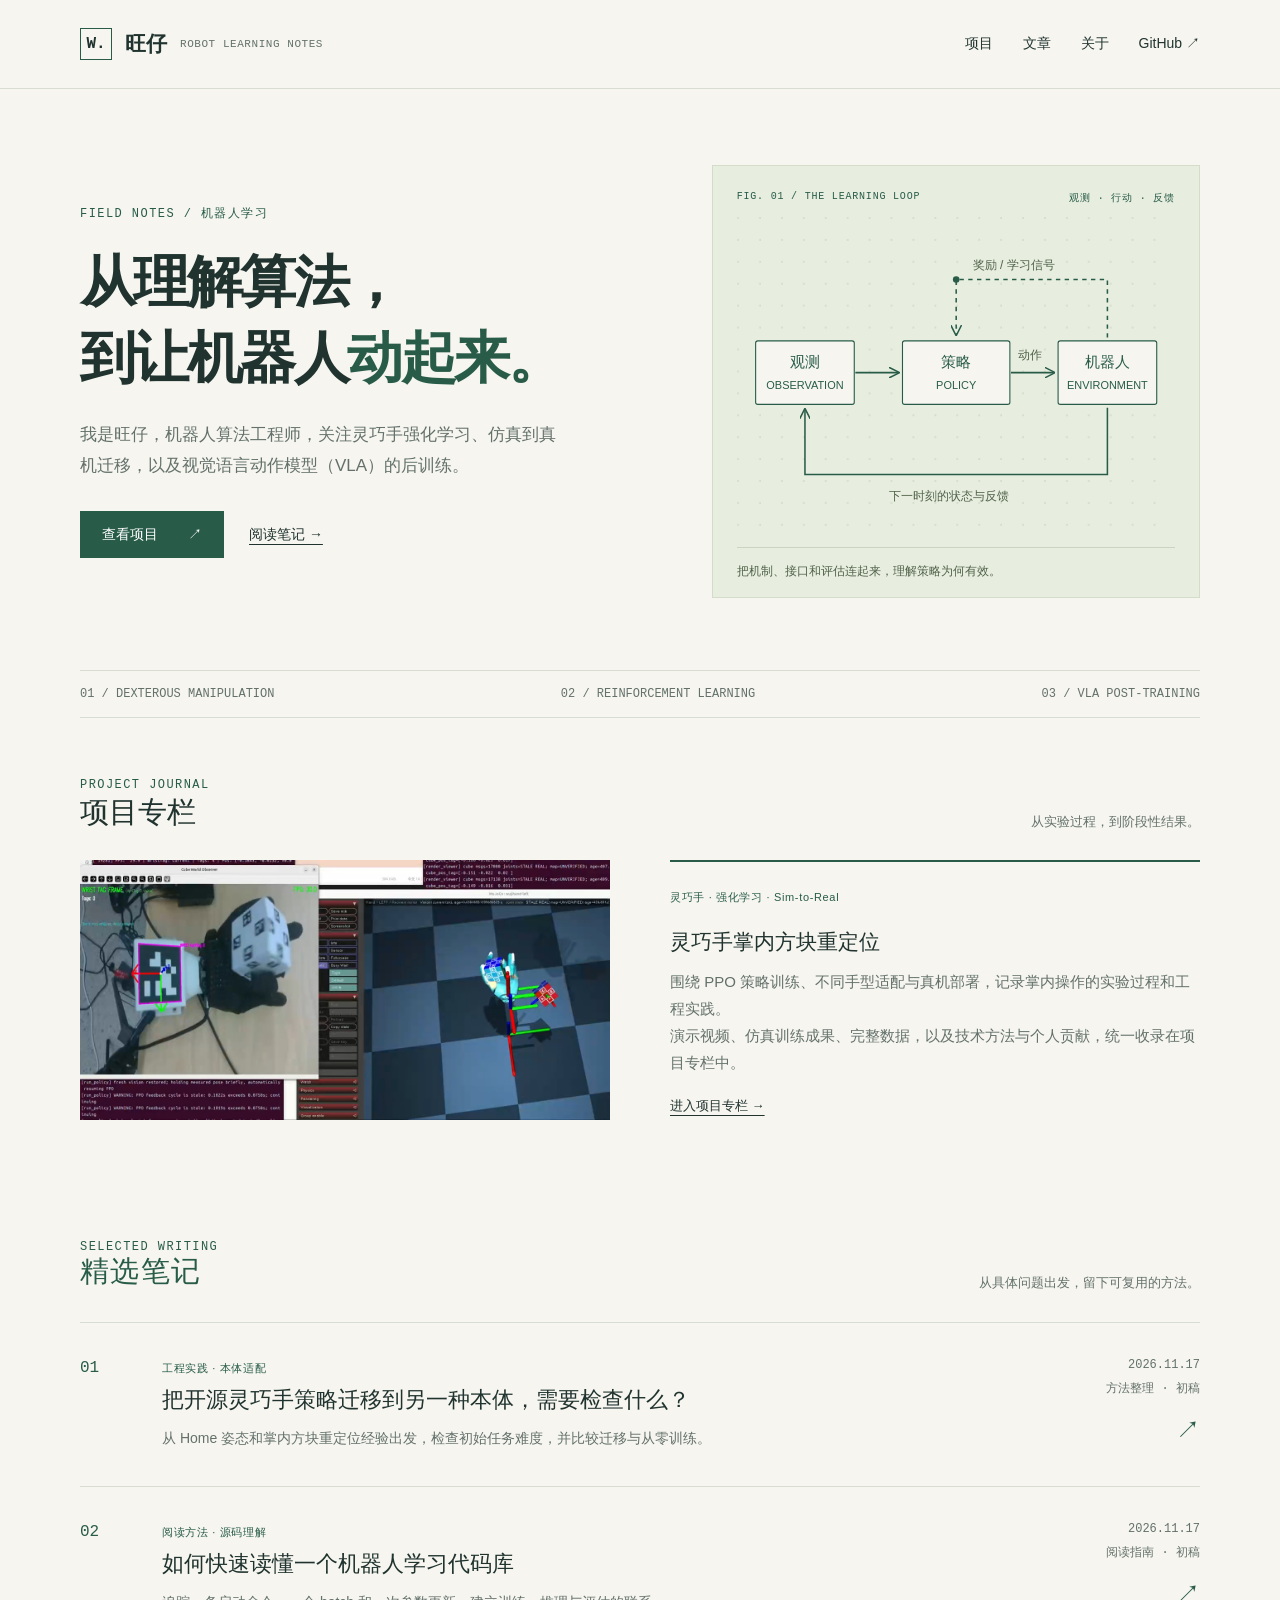
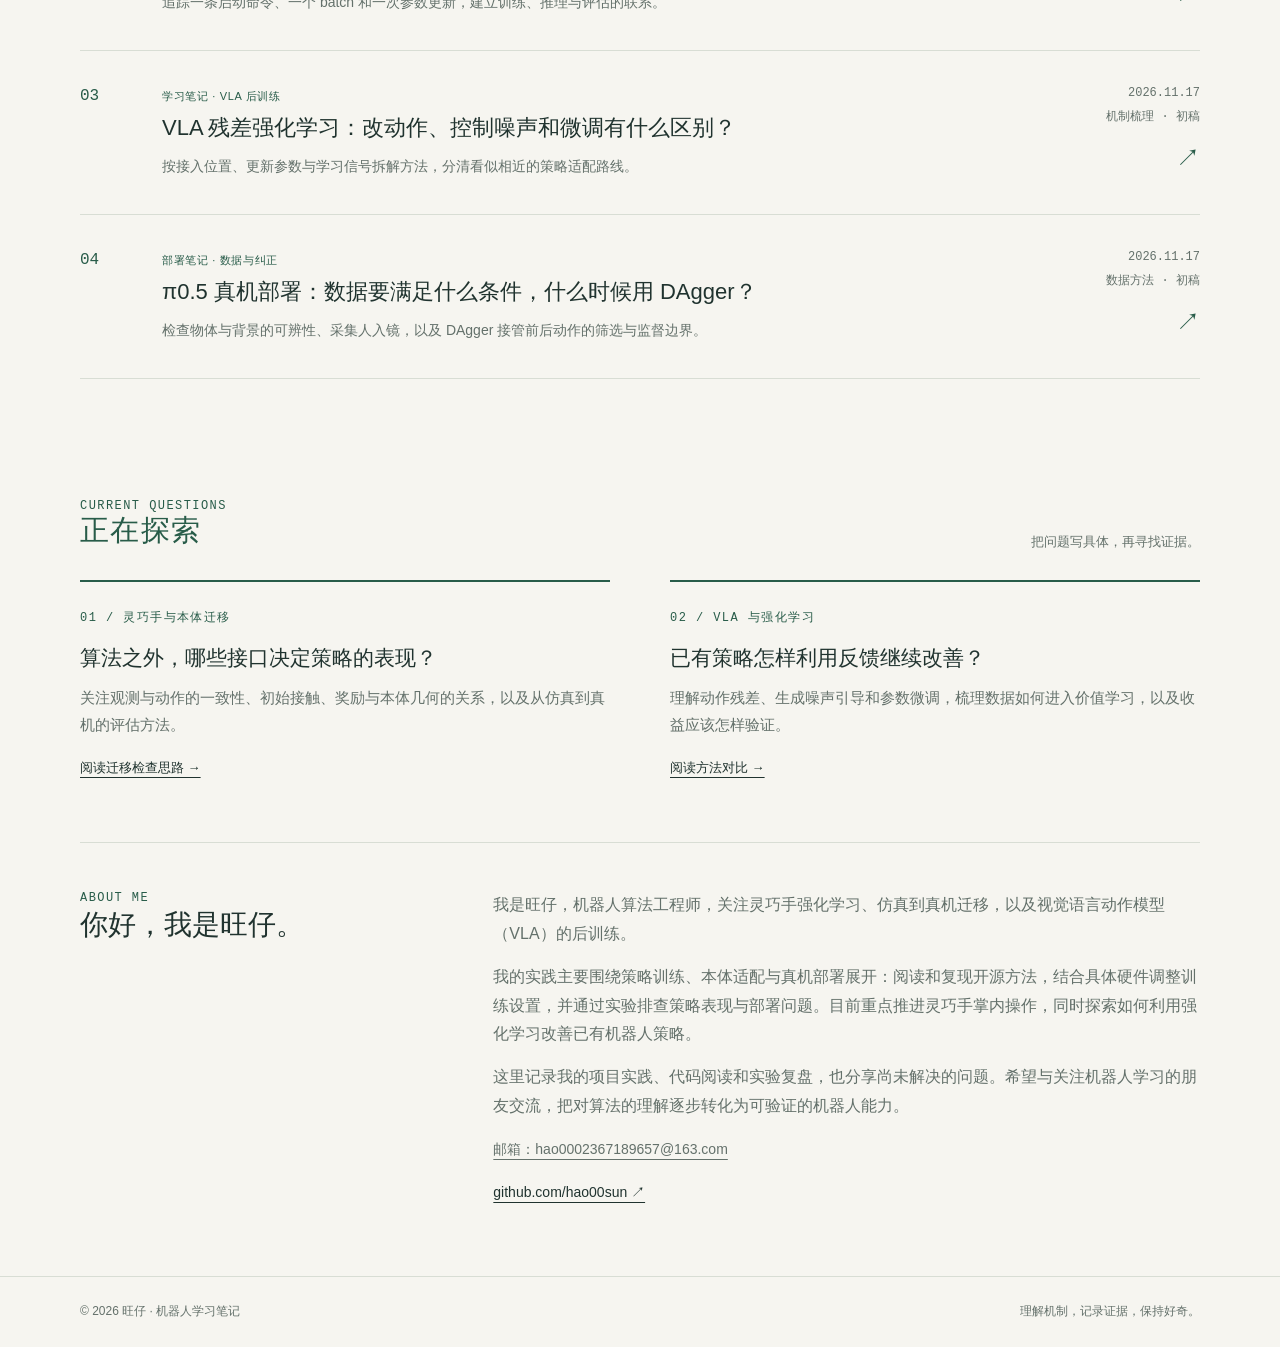
<file: docs/index.html>
<!doctype html>
<html lang="zh-CN">
<head><meta charset="utf-8"><meta name="viewport" content="width=device-width,initial-scale=1"><meta name="description" content="旺仔的机器人学习笔记：灵巧手策略迁移、代码库阅读方法与 VLA 残差强化学习。"><title>旺仔 · 机器人学习笔记</title><link rel="stylesheet" href="style.css"><link rel="icon" href="favicon.svg" type="image/svg+xml"></head>
<body>
<a class="skip" href="#main">跳到正文</a>
<header class="site-header"><div class="wrap header-inner"><a class="brand" href="index.html"><span class="brand-mark" aria-hidden="true">W.</span>旺仔 <small>ROBOT LEARNING NOTES</small></a><nav class="nav" aria-label="主导航"><a href="#projects">项目</a><a href="#writing">文章</a><a href="#about">关于</a><a class="nav-github" href="https://github.com/hao00sun">GitHub ↗</a></nav></div></header>
<main id="main" class="wrap">
<section class="hero" aria-labelledby="hero-title"><div><div class="eyebrow">FIELD NOTES / 机器人学习</div><h1 id="hero-title">从理解算法，<br>到让机器人<em>动起来。</em></h1><p>我是旺仔，机器人算法工程师，关注灵巧手强化学习、仿真到真机迁移，以及视觉语言动作模型（VLA）的后训练。</p><div class="actions"><a class="button" href="#projects">查看项目 <span aria-hidden="true">↗</span></a><a class="text-link" href="#writing">阅读笔记 →</a></div></div>
<figure class="diagram"><div class="diagram-label"><span>FIG. 01 / THE LEARNING LOOP</span><span>观测 · 行动 · 反馈</span></div>
<svg viewBox="0 0 400 290" role="img" aria-labelledby="loop-title loop-desc"><title id="loop-title">机器人学习闭环示意图</title><desc id="loop-desc">观测输入策略，策略输出动作，机器人与环境产生反馈，再用于后续观测与学习。此图是方法示意，不是实验结果。</desc><defs><pattern id="grid" width="20" height="20" patternUnits="userSpaceOnUse"><circle cx="1" cy="1" r=".7" fill="#c1ceb7"/></pattern><marker id="arrow" markerWidth="7" markerHeight="7" refX="6" refY="3.5" orient="auto"><path d="M0 0L7 3.5L0 7" fill="none" stroke="#285c49"/></marker></defs><rect width="400" height="290" fill="url(#grid)"/><g fill="#f6f5f0" stroke="#285c49"><rect x="17" y="113" width="90" height="58" rx="2"/><rect x="151" y="113" width="98" height="58" rx="2"/><rect x="293" y="113" width="90" height="58" rx="2"/></g><g fill="#285c49" text-anchor="middle" font-family="Arial,Microsoft YaHei,sans-serif"><text x="62" y="137" font-size="14">观测</text><text x="62" y="157" font-size="10">OBSERVATION</text><text x="200" y="137" font-size="14">策略</text><text x="200" y="157" font-size="10">POLICY</text><text x="338" y="137" font-size="14">机器人</text><text x="338" y="157" font-size="10">ENVIRONMENT</text></g><g fill="none" stroke="#285c49" stroke-width="1.4" marker-end="url(#arrow)"><path d="M108 142H147"/><path d="M250 142H289"/><path d="M338 174V235H62V176"/><path d="M338 110V57H200V107" stroke-dasharray="4 4"/></g><g font-family="Arial,Microsoft YaHei,sans-serif" font-size="11" fill="#506248"><text x="256" y="130">动作</text><text x="215" y="47">奖励 / 学习信号</text><text x="139" y="258">下一时刻的状态与反馈</text></g><circle cx="200" cy="57" r="3" fill="#285c49"/></svg>
<figcaption>把机制、接口和评估连起来，理解策略为何有效。</figcaption></figure></section>
<div class="strip"><span>01 / DEXTEROUS MANIPULATION</span><span>02 / REINFORCEMENT LEARNING</span><span>03 / VLA POST-TRAINING</span></div>
<section id="projects" class="section" aria-labelledby="project-title"><div class="section-title"><div><div class="eyebrow">PROJECT JOURNAL</div><h2 id="project-title">项目专栏</h2></div><p>从实验过程，到阶段性结果。</p></div><div class="focus-grid"><a href="in-hand-manipulation.html" aria-label="进入灵巧手掌内方块重定位项目专栏"><img src="assets/in-hand-manipulation-poster.png" width="560" style="width:100%;height:auto;display:block" alt="掌内方块重定位的实机与仿真演示画面" loading="lazy"></a><div class="focus-item"><span class="tag">灵巧手 · 强化学习 · Sim-to-Real</span><h3>灵巧手掌内方块重定位</h3><p>围绕 PPO 策略训练、不同手型适配与真机部署，记录掌内操作的实验过程和工程实践。</p><p>演示视频、仿真训练成果、完整数据，以及技术方法与个人贡献，统一收录在项目专栏中。</p><a class="text-link" href="in-hand-manipulation.html">进入项目专栏 →</a></div></div></section>
<section id="writing" class="section" aria-labelledby="writing-title"><div class="section-title"><div class="eyebrow">SELECTED WRITING<h2 id="writing-title">精选笔记</h2></div><p>从具体问题出发，留下可复用的方法。</p></div>
<div class="article-list">
<a class="article-row" href="articles/embodiment-transfer.html"><span class="article-number">01</span><div><span class="tag">工程实践 · 本体适配</span><h3>把开源灵巧手策略迁移到另一种本体，需要检查什么？</h3><p>从 Home 姿态和掌内方块重定位经验出发，检查初始任务难度，并比较迁移与从零训练。</p></div><div class="article-meta"><span>2026.11.17</span><span>方法整理 · 初稿</span><span class="arrow" aria-hidden="true">↗</span></div></a>
<a class="article-row" href="articles/read-robot-codebase.html"><span class="article-number">02</span><div><span class="tag">阅读方法 · 源码理解</span><h3>如何快速读懂一个机器人学习代码库</h3><p>追踪一条启动命令、一个 batch 和一次参数更新，建立训练、推理与评估的联系。</p></div><div class="article-meta"><span>2026.11.17</span><span>阅读指南 · 初稿</span><span class="arrow" aria-hidden="true">↗</span></div></a>
<a class="article-row" href="articles/vla-residual-rl.html"><span class="article-number">03</span><div><span class="tag">学习笔记 · VLA 后训练</span><h3>VLA 残差强化学习：改动作、控制噪声和微调有什么区别？</h3><p>按接入位置、更新参数与学习信号拆解方法，分清看似相近的策略适配路线。</p></div><div class="article-meta"><span>2026.11.17</span><span>机制梳理 · 初稿</span><span class="arrow" aria-hidden="true">↗</span></div></a>
<a class="article-row" href="articles/pi05-data-dagger.html"><span class="article-number">04</span><div><span class="tag">部署笔记 · 数据与纠正</span><h3>π0.5 真机部署：数据要满足什么条件，什么时候用 DAgger？</h3><p>检查物体与背景的可辨性、采集人入镜，以及 DAgger 接管前后动作的筛选与监督边界。</p></div><div class="article-meta"><span>2026.11.17</span><span>数据方法 · 初稿</span><span class="arrow" aria-hidden="true">↗</span></div></a>
</div></section>
<section id="focus" class="section" aria-labelledby="focus-title"><div class="section-title"><div class="eyebrow">CURRENT QUESTIONS<h2 id="focus-title">正在探索</h2></div><p>把问题写具体，再寻找证据。</p></div><div class="focus-grid"><div class="focus-item"><span class="eyebrow">01 / 灵巧手与本体迁移</span><h3>算法之外，哪些接口决定策略的表现？</h3><p>关注观测与动作的一致性、初始接触、奖励与本体几何的关系，以及从仿真到真机的评估方法。</p><a href="articles/embodiment-transfer.html">阅读迁移检查思路 →</a></div><div class="focus-item"><span class="eyebrow">02 / VLA 与强化学习</span><h3>已有策略怎样利用反馈继续改善？</h3><p>理解动作残差、生成噪声引导和参数微调，梳理数据如何进入价值学习，以及收益应该怎样验证。</p><a href="articles/vla-residual-rl.html">阅读方法对比 →</a></div></div></section>
<section id="about" class="about" aria-labelledby="about-title"><div><div class="eyebrow">ABOUT ME</div><h2 id="about-title">你好，我是旺仔。</h2></div><div><p>我是旺仔，机器人算法工程师，关注灵巧手强化学习、仿真到真机迁移，以及视觉语言动作模型（VLA）的后训练。</p><p>我的实践主要围绕策略训练、本体适配与真机部署展开：阅读和复现开源方法，结合具体硬件调整训练设置，并通过实验排查策略表现与部署问题。目前重点推进灵巧手掌内操作，同时探索如何利用强化学习改善已有机器人策略。</p><p>这里记录我的项目实践、代码阅读和实验复盘，也分享尚未解决的问题。希望与关注机器人学习的朋友交流，把对算法的理解逐步转化为可验证的机器人能力。</p><p><a class="text-link" href="mailto:hao0002367189657@163.com">邮箱：hao0002367189657@163.com</a></p><a class="text-link" href="https://github.com/hao00sun">github.com/hao00sun ↗</a></div></section>
</main><footer class="site-footer"><div class="wrap footer-inner"><span>© 2026 旺仔 · 机器人学习笔记</span><span>理解机制，记录证据，保持好奇。</span></div></footer></body></html>
</file>
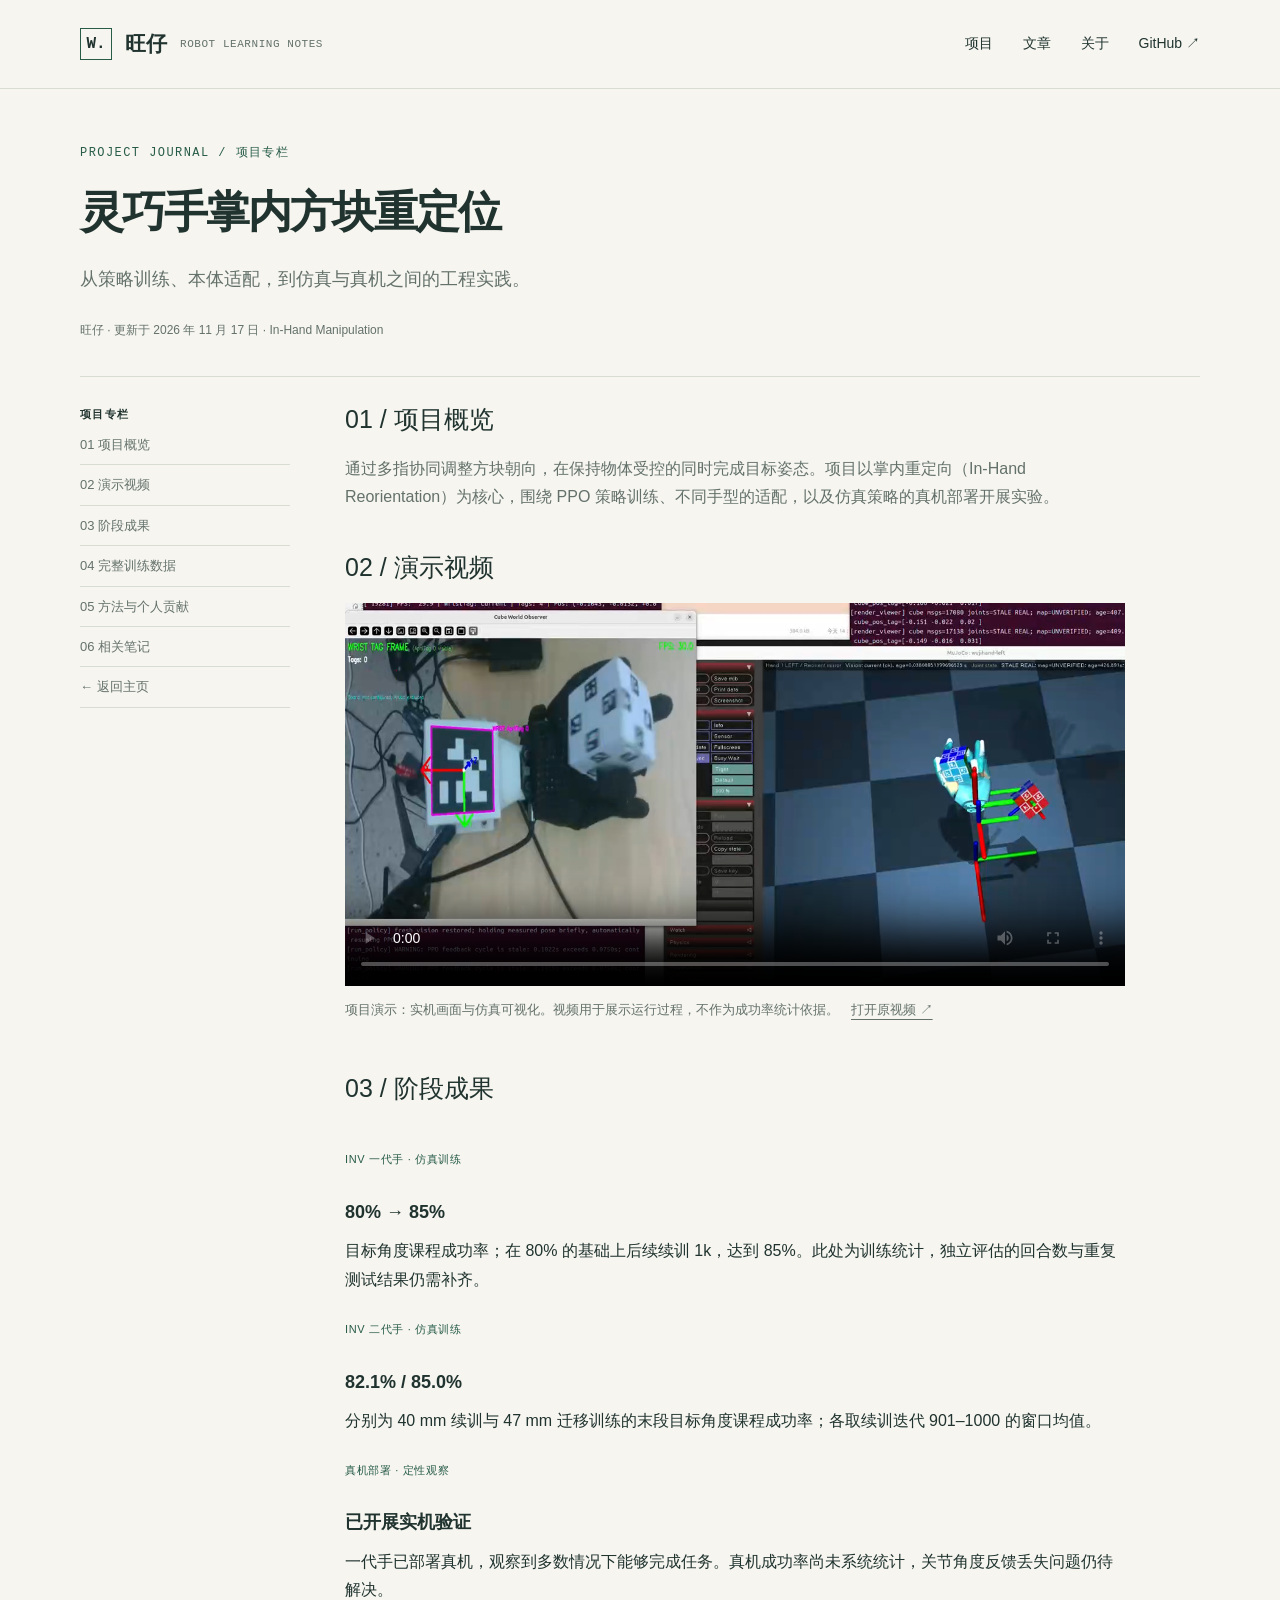
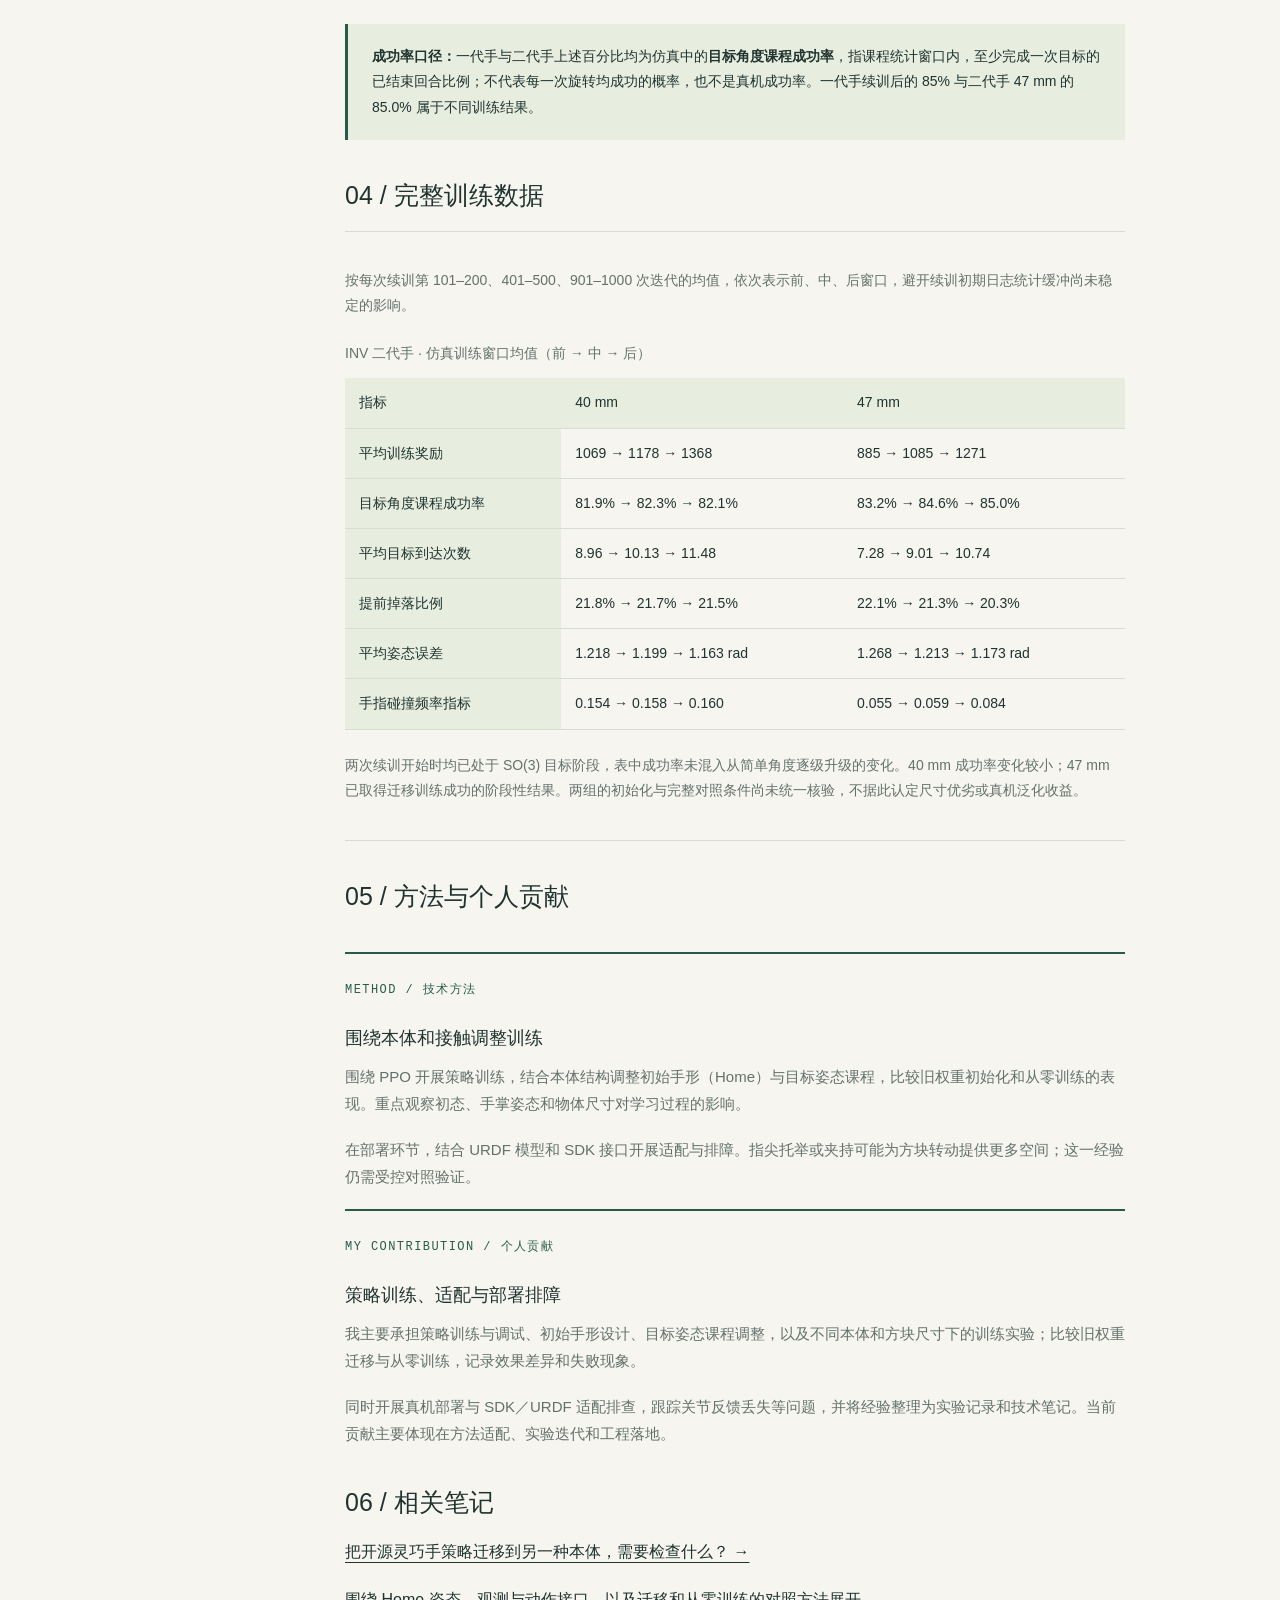
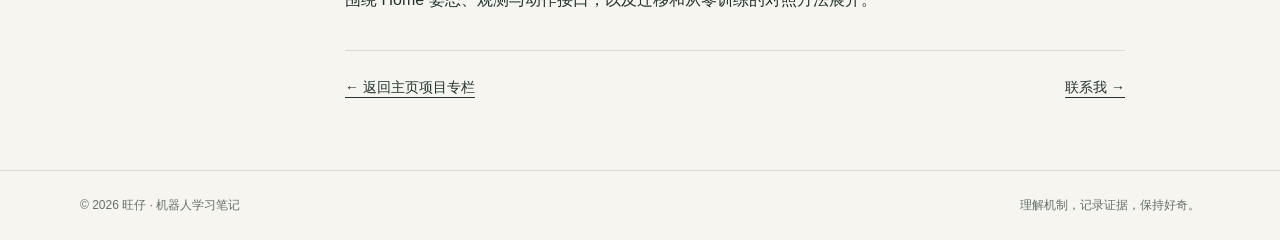
<file: docs/in-hand-manipulation.html>
<!doctype html>
<html lang="zh-CN"><head><meta charset="utf-8"><meta name="viewport" content="width=device-width,initial-scale=1"><title>灵巧手掌内方块重定位 · 项目专栏 · 旺仔</title><meta name="description" content="掌内方块重定位项目：演示视频、仿真训练成果、完整数据、技术方法与个人贡献。"><link rel="stylesheet" href="style.css"><link rel="icon" href="favicon.svg"></head><body><a class="skip" href="#main">跳到正文</a><header class="site-header"><div class="wrap header-inner"><a class="brand" href="index.html"><span class="brand-mark" aria-hidden="true">W.</span>旺仔 <small>ROBOT LEARNING NOTES</small></a><nav class="nav" aria-label="主导航"><a href="index.html#projects">项目</a><a href="index.html#writing">文章</a><a href="index.html#about">关于</a><a class="nav-github" href="https://github.com/hao00sun">GitHub ↗</a></nav></div></header><main id="main" class="wrap"><div class="article-head"><div class="eyebrow">PROJECT JOURNAL / 项目专栏</div><h1>灵巧手掌内方块重定位</h1><p class="deck">从策略训练、本体适配，到仿真与真机之间的工程实践。</p><div class="byline">旺仔 · 更新于 2026 年 11 月 17 日 · In-Hand Manipulation</div></div><div class="article-layout"><aside class="toc" aria-label="项目目录"><strong>项目专栏</strong><a href="#overview">01 项目概览</a><a href="#demo">02 演示视频</a><a href="#results">03 阶段成果</a><a href="#data">04 完整训练数据</a><a href="#methods">05 方法与个人贡献</a><a href="#reading">06 相关笔记</a><a href="index.html#projects">← 返回主页</a></aside><article class="prose project"><h2 id="overview">01 / 项目概览</h2><p class="project-intro">通过多指协同调整方块朝向，在保持物体受控的同时完成目标姿态。项目以掌内重定向（In-Hand Reorientation）为核心，围绕 PPO 策略训练、不同手型的适配，以及仿真策略的真机部署开展实验。</p><h2 id="demo">02 / 演示视频</h2><figure class="project-video"><video controls playsinline preload="metadata" poster="assets/in-hand-manipulation-poster.png" aria-label="掌内方块重定位项目视频" aria-describedby="video-caption"><source src="assets/in-hand-manipulation.mp4" type="video/mp4">浏览器不支持视频播放，请使用下方链接打开视频。</video><figcaption id="video-caption">项目演示：实机画面与仿真可视化。视频用于展示运行过程，不作为成功率统计依据。<a href="assets/in-hand-manipulation.mp4">打开原视频 ↗</a></figcaption></figure><h2 id="results">03 / 阶段成果</h2><div class="project-methods">
<div><span class="tag">INV 一代手 · 仿真训练</span><h3>80% → 85%</h3><p>目标角度课程成功率；在 80% 的基础上后续续训 1k，达到 85%。此处为训练统计，独立评估的回合数与重复测试结果仍需补齐。</p></div>
<div><span class="tag">INV 二代手 · 仿真训练</span><h3>82.1% / 85.0%</h3><p>分别为 40 mm 续训与 47 mm 迁移训练的末段目标角度课程成功率；各取续训迭代 901–1000 的窗口均值。</p></div>
<div><span class="tag">真机部署 · 定性观察</span><h3>已开展实机验证</h3><p>一代手已部署真机，观察到多数情况下能够完成任务。真机成功率尚未系统统计，关节角度反馈丢失问题仍待解决。</p></div>
</div>
<div class="callout"><p><strong>成功率口径：</strong>一代手与二代手上述百分比均为仿真中的<strong>目标角度课程成功率</strong>，指课程统计窗口内，至少完成一次目标的已结束回合比例；不代表每一次旋转均成功的概率，也不是真机成功率。一代手续训后的 85% 与二代手 47 mm 的 85.0% 属于不同训练结果。</p></div>
<h2 id="data">04 / 完整训练数据</h2><div class="project-details">
<p>按每次续训第 101–200、401–500、901–1000 次迭代的均值，依次表示前、中、后窗口，避开续训初期日志统计缓冲尚未稳定的影响。</p>
<div class="table-wrap" tabindex="0" role="region" aria-label="二代手仿真训练指标，可横向滚动"><table><caption>INV 二代手 · 仿真训练窗口均值（前 → 中 → 后）</caption><thead><tr><th scope="col">指标</th><th scope="col">40 mm</th><th scope="col">47 mm</th></tr></thead><tbody>
<tr><th scope="row">平均训练奖励</th><td>1069 → 1178 → 1368</td><td>885 → 1085 → 1271</td></tr>
<tr><th scope="row">目标角度课程成功率</th><td>81.9% → 82.3% → 82.1%</td><td>83.2% → 84.6% → 85.0%</td></tr>
<tr><th scope="row">平均目标到达次数</th><td>8.96 → 10.13 → 11.48</td><td>7.28 → 9.01 → 10.74</td></tr>
<tr><th scope="row">提前掉落比例</th><td>21.8% → 21.7% → 21.5%</td><td>22.1% → 21.3% → 20.3%</td></tr>
<tr><th scope="row">平均姿态误差</th><td>1.218 → 1.199 → 1.163 rad</td><td>1.268 → 1.213 → 1.173 rad</td></tr>
<tr><th scope="row">手指碰撞频率指标</th><td>0.154 → 0.158 → 0.160</td><td>0.055 → 0.059 → 0.084</td></tr>
</tbody></table></div>
<p>两次续训开始时均已处于 SO(3) 目标阶段，表中成功率未混入从简单角度逐级升级的变化。40 mm 成功率变化较小；47 mm 已取得迁移训练成功的阶段性结果。两组的初始化与完整对照条件尚未统一核验，不据此认定尺寸优劣或真机泛化收益。</p>
</div>
<h2 id="methods">05 / 方法与个人贡献</h2><div class="project-methods"><div class="focus-item"><span class="eyebrow">METHOD / 技术方法</span><h3>围绕本体和接触调整训练</h3><p>围绕 PPO 开展策略训练，结合本体结构调整初始手形（Home）与目标姿态课程，比较旧权重初始化和从零训练的表现。重点观察初态、手掌姿态和物体尺寸对学习过程的影响。</p><p>在部署环节，结合 URDF 模型和 SDK 接口开展适配与排障。指尖托举或夹持可能为方块转动提供更多空间；这一经验仍需受控对照验证。</p></div>
<div class="focus-item"><span class="eyebrow">MY CONTRIBUTION / 个人贡献</span><h3>策略训练、适配与部署排障</h3><p>我主要承担策略训练与调试、初始手形设计、目标姿态课程调整，以及不同本体和方块尺寸下的训练实验；比较旧权重迁移与从零训练，记录效果差异和失败现象。</p><p>同时开展真机部署与 SDK／URDF 适配排查，跟踪关节反馈丢失等问题，并将经验整理为实验记录和技术笔记。当前贡献主要体现在方法适配、实验迭代和工程落地。</p></div></div>
<h2 id="reading">06 / 相关笔记</h2><p><a href="articles/embodiment-transfer.html">把开源灵巧手策略迁移到另一种本体，需要检查什么？ →</a></p><p>围绕 Home 姿态、观测与动作接口，以及迁移和从零训练的对照方法展开。</p><div class="reading-end"><a href="index.html#projects">← 返回主页项目专栏</a><a href="index.html#about">联系我 →</a></div></article></div></main><footer class="site-footer"><div class="wrap footer-inner"><span>© 2026 旺仔 · 机器人学习笔记</span><span>理解机制，记录证据，保持好奇。</span></div></footer></body></html>
</file>
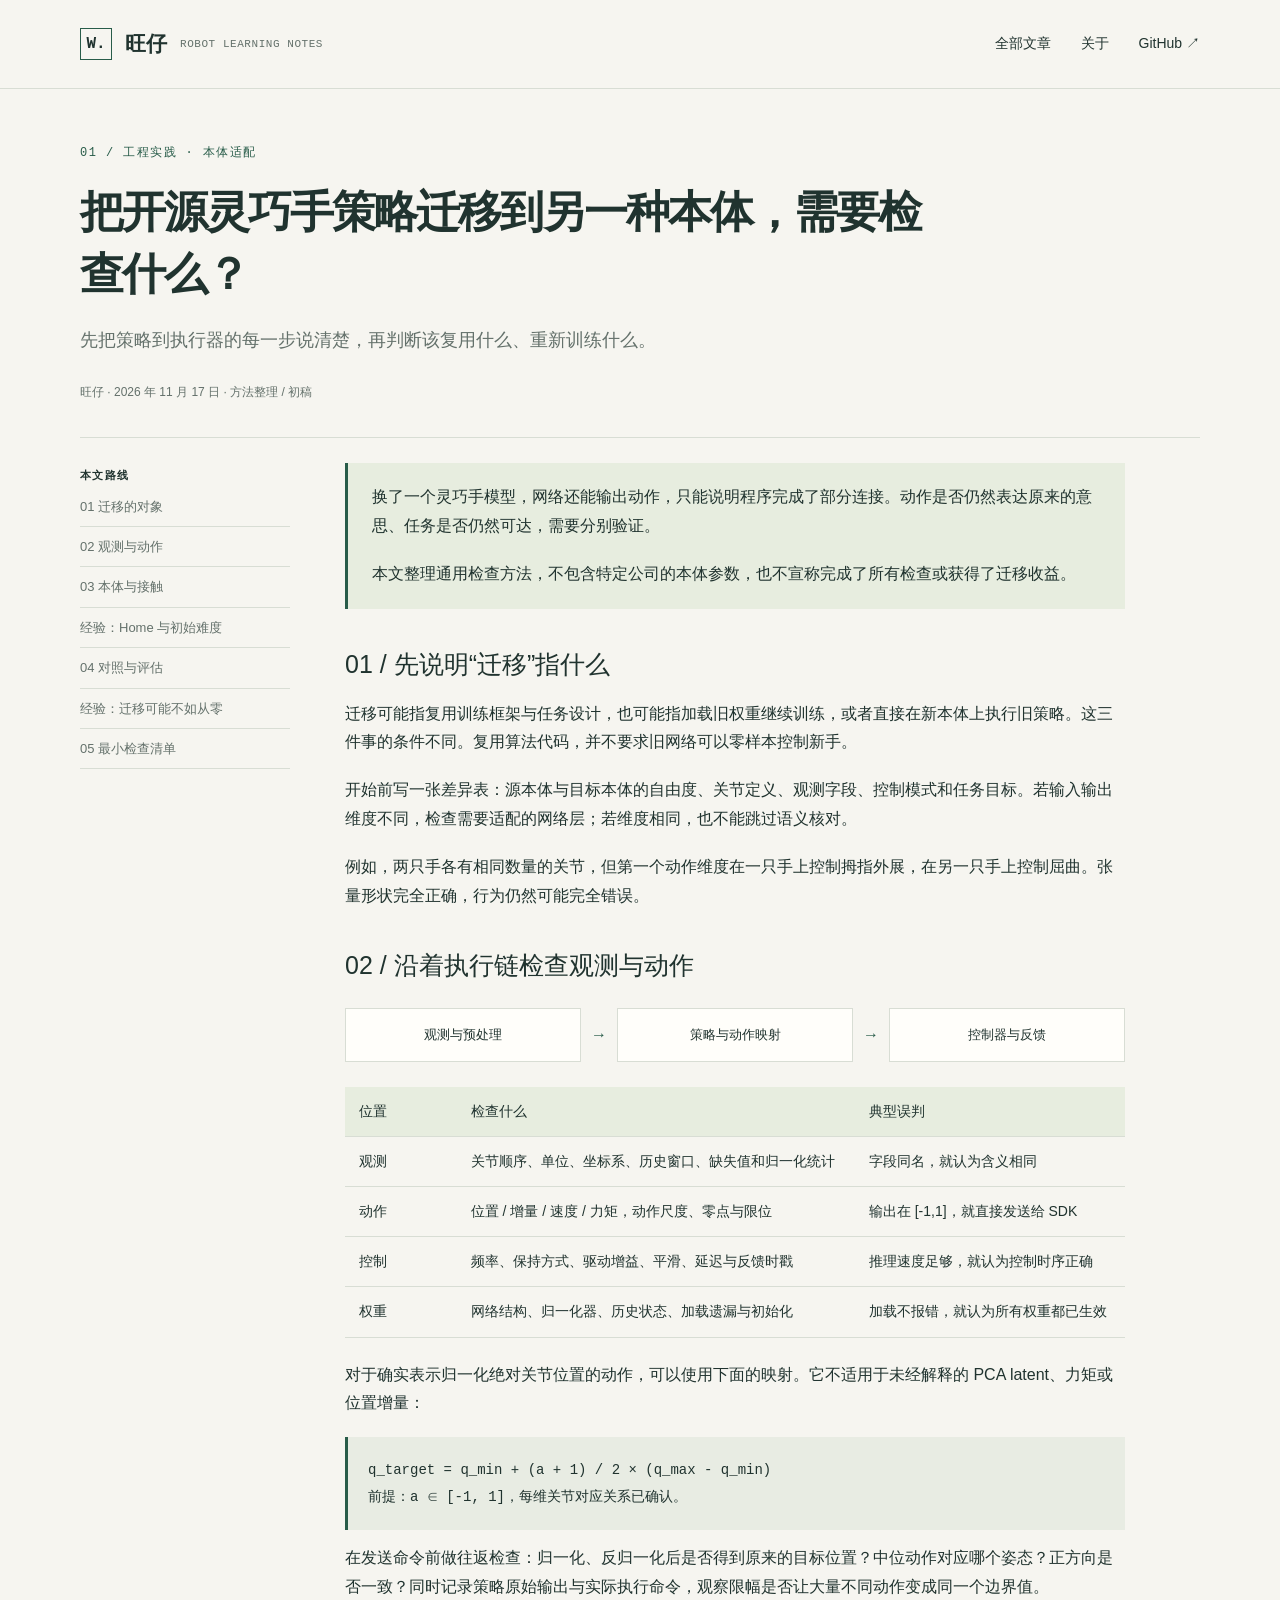
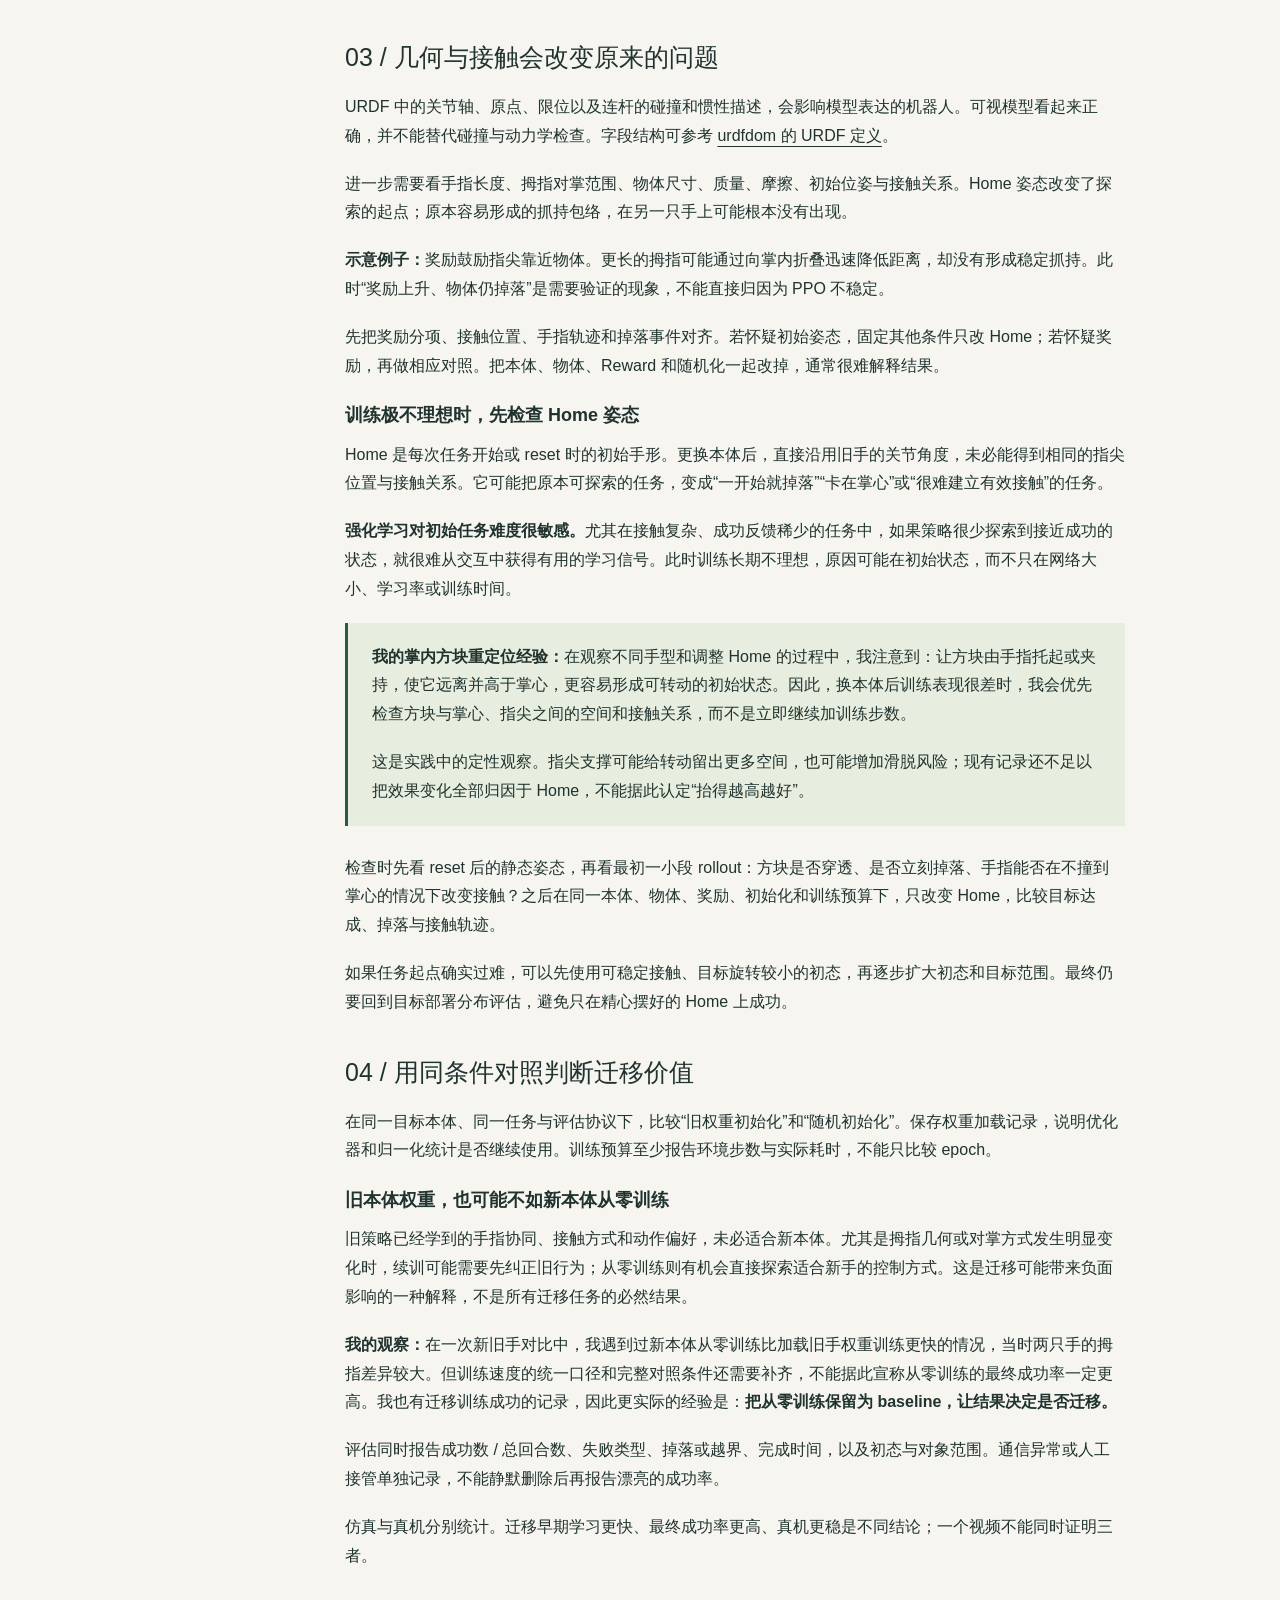
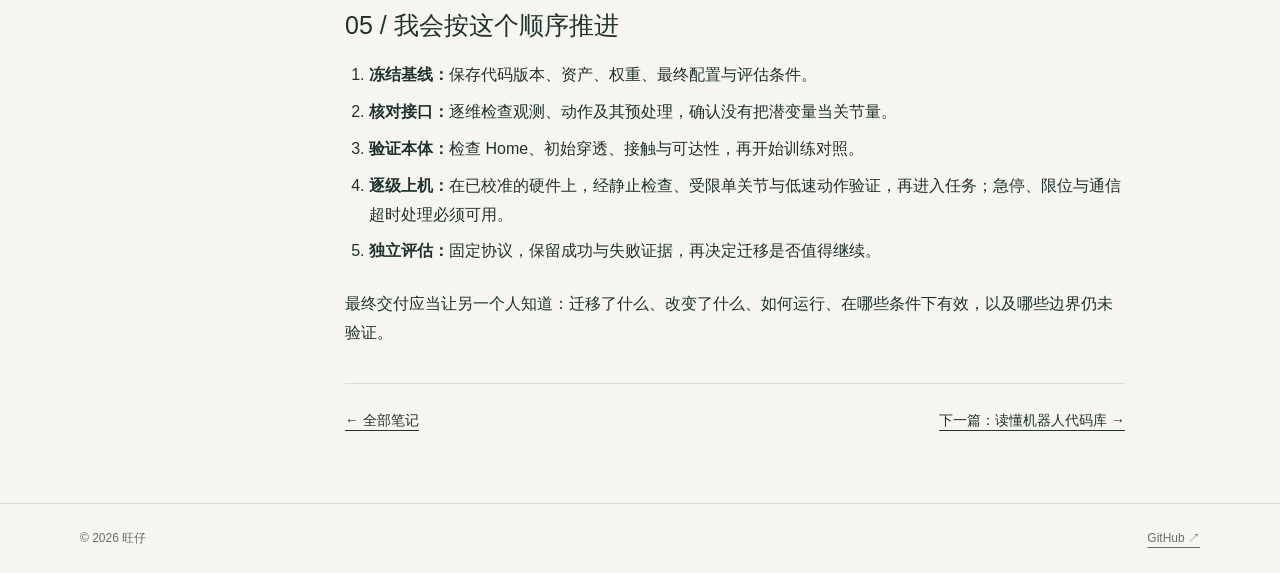
<file: docs/articles/embodiment-transfer.html>
<!doctype html>
<html lang="zh-CN"><head><meta charset="utf-8"><meta name="viewport" content="width=device-width,initial-scale=1"><title>把开源灵巧手策略迁移到另一种本体，需要检查什么？ · 旺仔</title><meta name="description" content="从策略复用的边界、观测动作接口、接触几何到独立评估，整理灵巧手本体迁移的检查顺序。"><link rel="stylesheet" href="../style.css"><link rel="icon" href="../favicon.svg"></head><body>
<a class="skip" href="#main">跳到正文</a><header class="site-header"><div class="wrap header-inner"><a class="brand" href="../index.html"><span class="brand-mark" aria-hidden="true">W.</span>旺仔 <small>ROBOT LEARNING NOTES</small></a><nav class="nav" aria-label="主导航"><a href="../index.html#writing">全部文章</a><a href="../index.html#about">关于</a><a href="https://github.com/hao00sun">GitHub ↗</a></nav></div></header>
<main id="main" class="wrap"><div class="article-head"><div class="eyebrow">01 / 工程实践 · 本体适配</div><h1>把开源灵巧手策略迁移到另一种本体，需要检查什么？</h1><p class="deck">先把策略到执行器的每一步说清楚，再判断该复用什么、重新训练什么。</p><div class="byline">旺仔 · 2026 年 11 月 17 日 · 方法整理 / 初稿</div></div>
<div class="article-layout"><aside class="toc" aria-label="文章目录"><strong>本文路线</strong><a href="#scope">01 迁移的对象</a><a href="#contract">02 观测与动作</a><a href="#geometry">03 本体与接触</a><a href="#home">经验：Home 与初始难度</a><a href="#evaluation">04 对照与评估</a><a href="#transfer">经验：迁移可能不如从零</a><a href="#checklist">05 最小检查清单</a></aside><article class="prose">
<div class="callout"><p>换了一个灵巧手模型，网络还能输出动作，只能说明程序完成了部分连接。动作是否仍然表达原来的意思、任务是否仍然可达，需要分别验证。</p><p>本文整理通用检查方法，不包含特定公司的本体参数，也不宣称完成了所有检查或获得了迁移收益。</p></div>
<h2 id="scope">01 / 先说明“迁移”指什么</h2><p>迁移可能指复用训练框架与任务设计，也可能指加载旧权重继续训练，或者直接在新本体上执行旧策略。这三件事的条件不同。复用算法代码，并不要求旧网络可以零样本控制新手。</p><p>开始前写一张差异表：源本体与目标本体的自由度、关节定义、观测字段、控制模式和任务目标。若输入输出维度不同，检查需要适配的网络层；若维度相同，也不能跳过语义核对。</p><p>例如，两只手各有相同数量的关节，但第一个动作维度在一只手上控制拇指外展，在另一只手上控制屈曲。张量形状完全正确，行为仍然可能完全错误。</p>
<h2 id="contract">02 / 沿着执行链检查观测与动作</h2><div class="flow"><span>观测与预处理</span><b aria-hidden="true">→</b><span>策略与动作映射</span><b aria-hidden="true">→</b><span>控制器与反馈</span></div><div class="table-wrap" tabindex="0" role="region" aria-label="观测动作接口检查表"><table><thead><tr><th>位置</th><th>检查什么</th><th>典型误判</th></tr></thead><tbody><tr><td>观测</td><td>关节顺序、单位、坐标系、历史窗口、缺失值和归一化统计</td><td>字段同名，就认为含义相同</td></tr><tr><td>动作</td><td>位置 / 增量 / 速度 / 力矩，动作尺度、零点与限位</td><td>输出在 [-1,1]，就直接发送给 SDK</td></tr><tr><td>控制</td><td>频率、保持方式、驱动增益、平滑、延迟与反馈时戳</td><td>推理速度足够，就认为控制时序正确</td></tr><tr><td>权重</td><td>网络结构、归一化器、历史状态、加载遗漏与初始化</td><td>加载不报错，就认为所有权重都已生效</td></tr></tbody></table></div>
<p>对于确实表示归一化绝对关节位置的动作，可以使用下面的映射。它不适用于未经解释的 PCA latent、力矩或位置增量：</p><pre><code>q_target = q_min + (a + 1) / 2 × (q_max - q_min)
前提：a ∈ [-1, 1]，每维关节对应关系已确认。</code></pre><p>在发送命令前做往返检查：归一化、反归一化后是否得到原来的目标位置？中位动作对应哪个姿态？正方向是否一致？同时记录策略原始输出与实际执行命令，观察限幅是否让大量不同动作变成同一个边界值。</p>
<h2 id="geometry">03 / 几何与接触会改变原来的问题</h2><p>URDF 中的关节轴、原点、限位以及连杆的碰撞和惯性描述，会影响模型表达的机器人。可视模型看起来正确，并不能替代碰撞与动力学检查。字段结构可参考 <a href="https://github.com/ros/urdfdom/blob/master/xsd/urdf.xsd">urdfdom 的 URDF 定义</a>。</p><p>进一步需要看手指长度、拇指对掌范围、物体尺寸、质量、摩擦、初始位姿与接触关系。Home 姿态改变了探索的起点；原本容易形成的抓持包络，在另一只手上可能根本没有出现。</p><p><strong>示意例子：</strong>奖励鼓励指尖靠近物体。更长的拇指可能通过向掌内折叠迅速降低距离，却没有形成稳定抓持。此时“奖励上升、物体仍掉落”是需要验证的现象，不能直接归因为 PPO 不稳定。</p><p>先把奖励分项、接触位置、手指轨迹和掉落事件对齐。若怀疑初始姿态，固定其他条件只改 Home；若怀疑奖励，再做相应对照。把本体、物体、Reward 和随机化一起改掉，通常很难解释结果。</p>
<h3 id="home">训练极不理想时，先检查 Home 姿态</h3><p>Home 是每次任务开始或 reset 时的初始手形。更换本体后，直接沿用旧手的关节角度，未必能得到相同的指尖位置与接触关系。它可能把原本可探索的任务，变成“一开始就掉落”“卡在掌心”或“很难建立有效接触”的任务。</p><p><strong>强化学习对初始任务难度很敏感。</strong>尤其在接触复杂、成功反馈稀少的任务中，如果策略很少探索到接近成功的状态，就很难从交互中获得有用的学习信号。此时训练长期不理想，原因可能在初始状态，而不只在网络大小、学习率或训练时间。</p><div class="callout"><p><strong>我的掌内方块重定位经验：</strong>在观察不同手型和调整 Home 的过程中，我注意到：让方块由手指托起或夹持，使它远离并高于掌心，更容易形成可转动的初始状态。因此，换本体后训练表现很差时，我会优先检查方块与掌心、指尖之间的空间和接触关系，而不是立即继续加训练步数。</p><p>这是实践中的定性观察。指尖支撑可能给转动留出更多空间，也可能增加滑脱风险；现有记录还不足以把效果变化全部归因于 Home，不能据此认定“抬得越高越好”。</p></div><p>检查时先看 reset 后的静态姿态，再看最初一小段 rollout：方块是否穿透、是否立刻掉落、手指能否在不撞到掌心的情况下改变接触？之后在同一本体、物体、奖励、初始化和训练预算下，只改变 Home，比较目标达成、掉落与接触轨迹。</p><p>如果任务起点确实过难，可以先使用可稳定接触、目标旋转较小的初态，再逐步扩大初态和目标范围。最终仍要回到目标部署分布评估，避免只在精心摆好的 Home 上成功。</p>
<h2 id="evaluation">04 / 用同条件对照判断迁移价值</h2><p>在同一目标本体、同一任务与评估协议下，比较“旧权重初始化”和“随机初始化”。保存权重加载记录，说明优化器和归一化统计是否继续使用。训练预算至少报告环境步数与实际耗时，不能只比较 epoch。</p><h3 id="transfer">旧本体权重，也可能不如新本体从零训练</h3><p>旧策略已经学到的手指协同、接触方式和动作偏好，未必适合新本体。尤其是拇指几何或对掌方式发生明显变化时，续训可能需要先纠正旧行为；从零训练则有机会直接探索适合新手的控制方式。这是迁移可能带来负面影响的一种解释，不是所有迁移任务的必然结果。</p><p><strong>我的观察：</strong>在一次新旧手对比中，我遇到过新本体从零训练比加载旧手权重训练更快的情况，当时两只手的拇指差异较大。但训练速度的统一口径和完整对照条件还需要补齐，不能据此宣称从零训练的最终成功率一定更高。我也有迁移训练成功的记录，因此更实际的经验是：<strong>把从零训练保留为 baseline，让结果决定是否迁移。</strong></p><p>评估同时报告成功数 / 总回合数、失败类型、掉落或越界、完成时间，以及初态与对象范围。通信异常或人工接管单独记录，不能静默删除后再报告漂亮的成功率。</p><p>仿真与真机分别统计。迁移早期学习更快、最终成功率更高、真机更稳是不同结论；一个视频不能同时证明三者。</p>
<h2 id="checklist">05 / 我会按这个顺序推进</h2><ol><li><strong>冻结基线：</strong>保存代码版本、资产、权重、最终配置与评估条件。</li><li><strong>核对接口：</strong>逐维检查观测、动作及其预处理，确认没有把潜变量当关节量。</li><li><strong>验证本体：</strong>检查 Home、初始穿透、接触与可达性，再开始训练对照。</li><li><strong>逐级上机：</strong>在已校准的硬件上，经静止检查、受限单关节与低速动作验证，再进入任务；急停、限位与通信超时处理必须可用。</li><li><strong>独立评估：</strong>固定协议，保留成功与失败证据，再决定迁移是否值得继续。</li></ol><p>最终交付应当让另一个人知道：迁移了什么、改变了什么、如何运行、在哪些条件下有效，以及哪些边界仍未验证。</p>
<div class="reading-end"><a href="../index.html#writing">← 全部笔记</a><a href="read-robot-codebase.html">下一篇：读懂机器人代码库 →</a></div></article></div></main><footer class="site-footer"><div class="wrap footer-inner"><span>© 2026 旺仔</span><a href="https://github.com/hao00sun">GitHub ↗</a></div></footer></body></html>
</file>
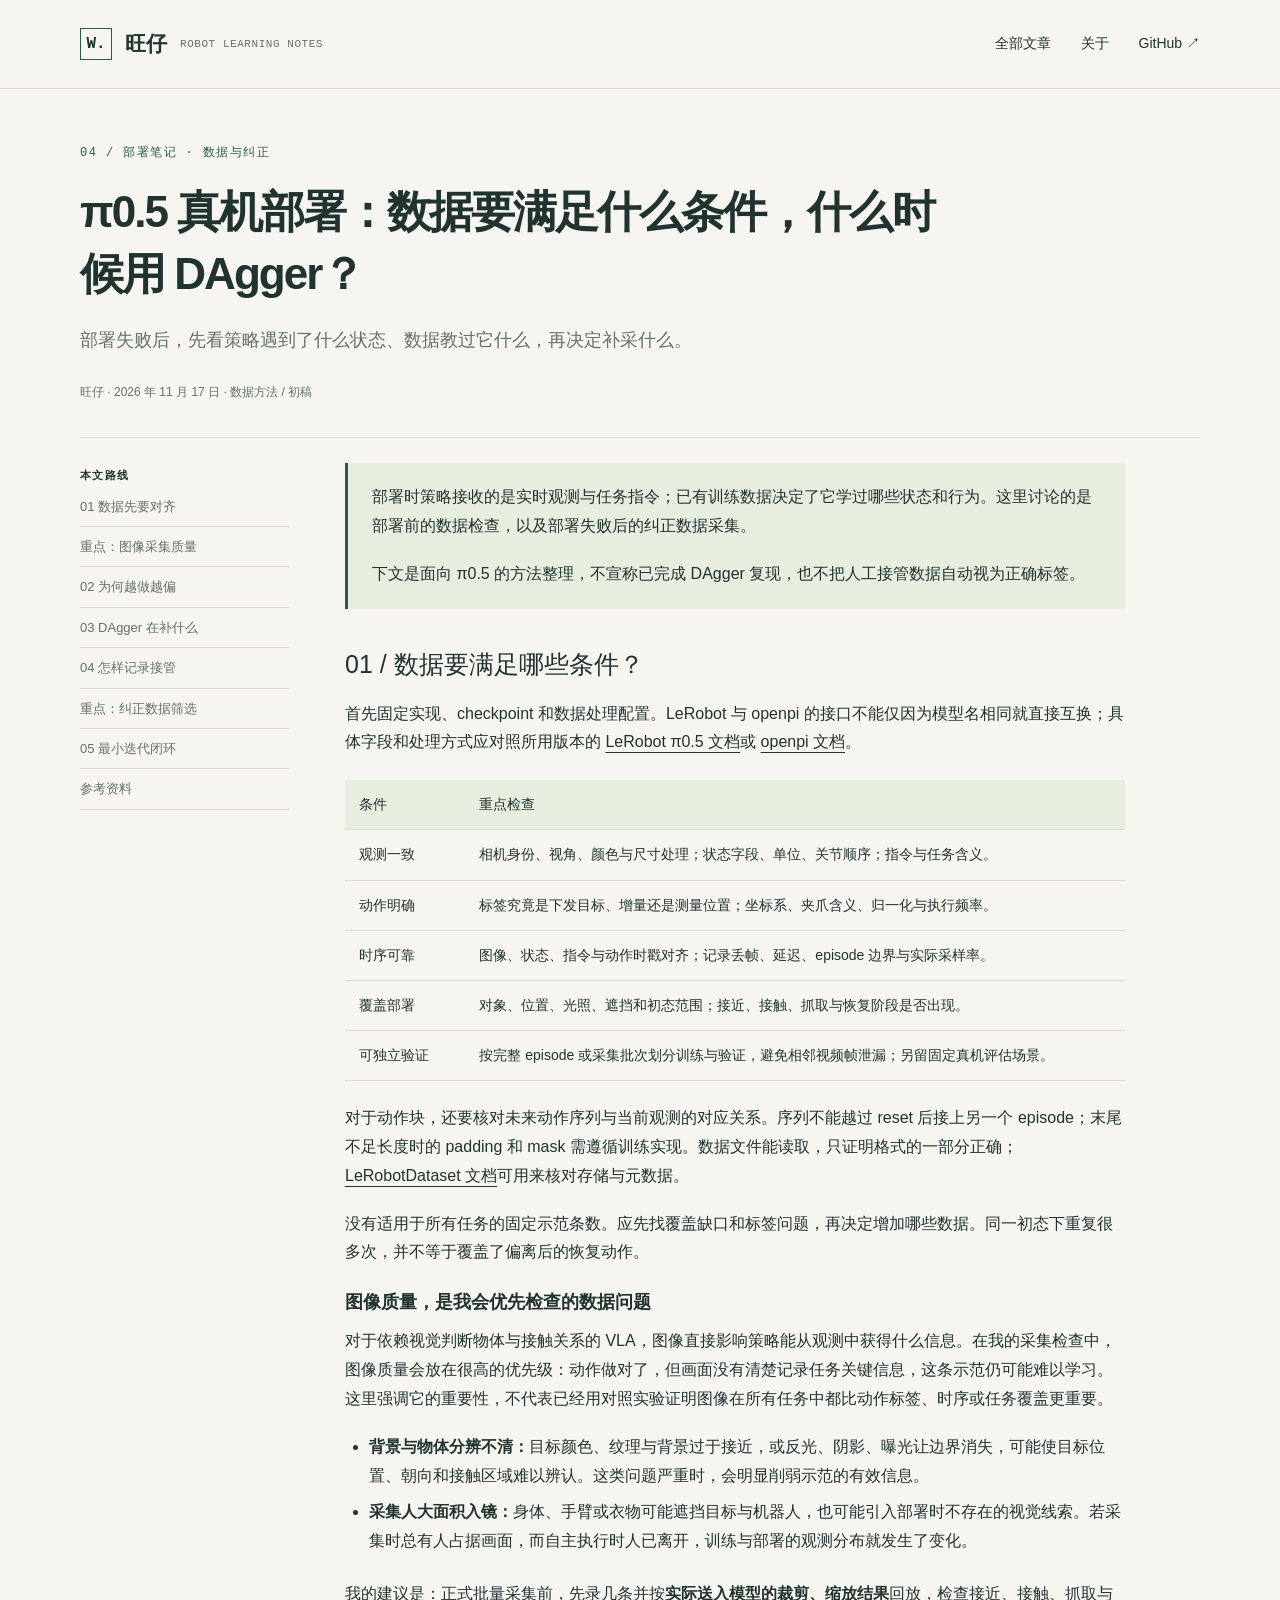
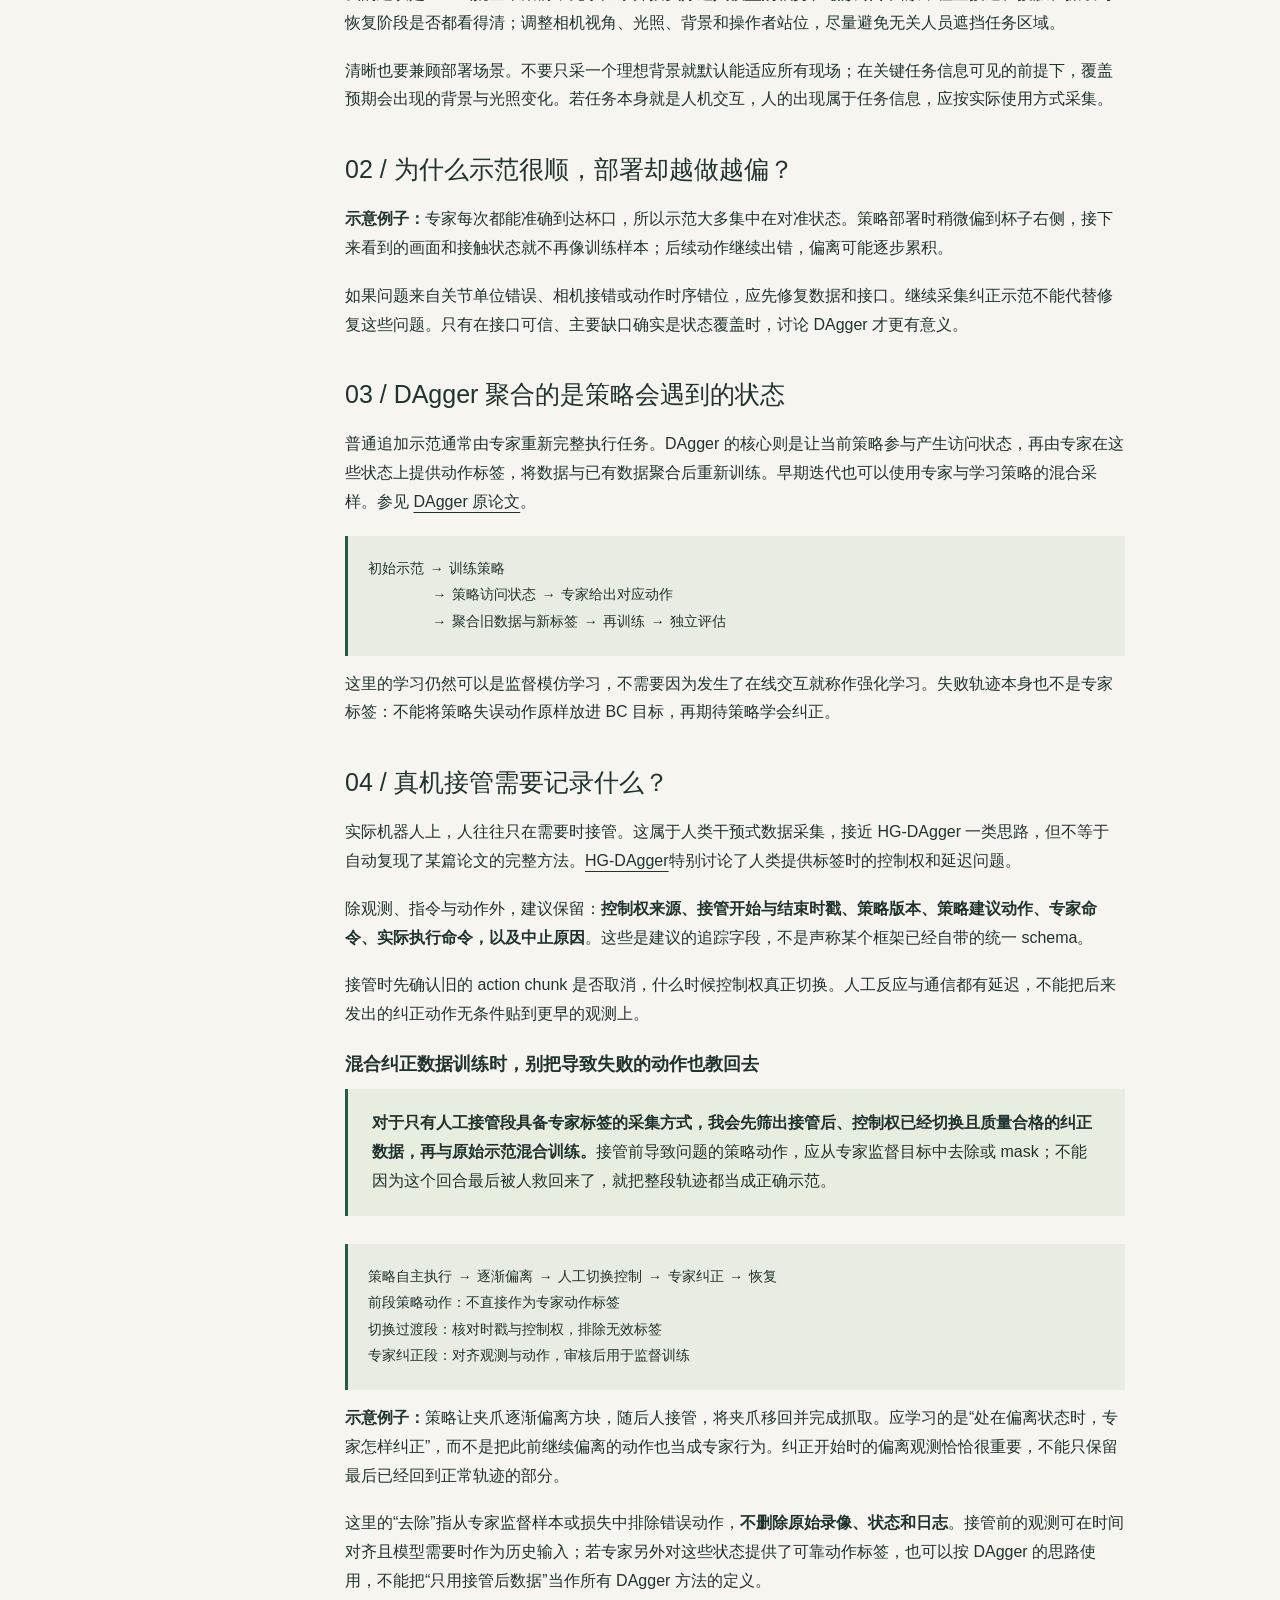
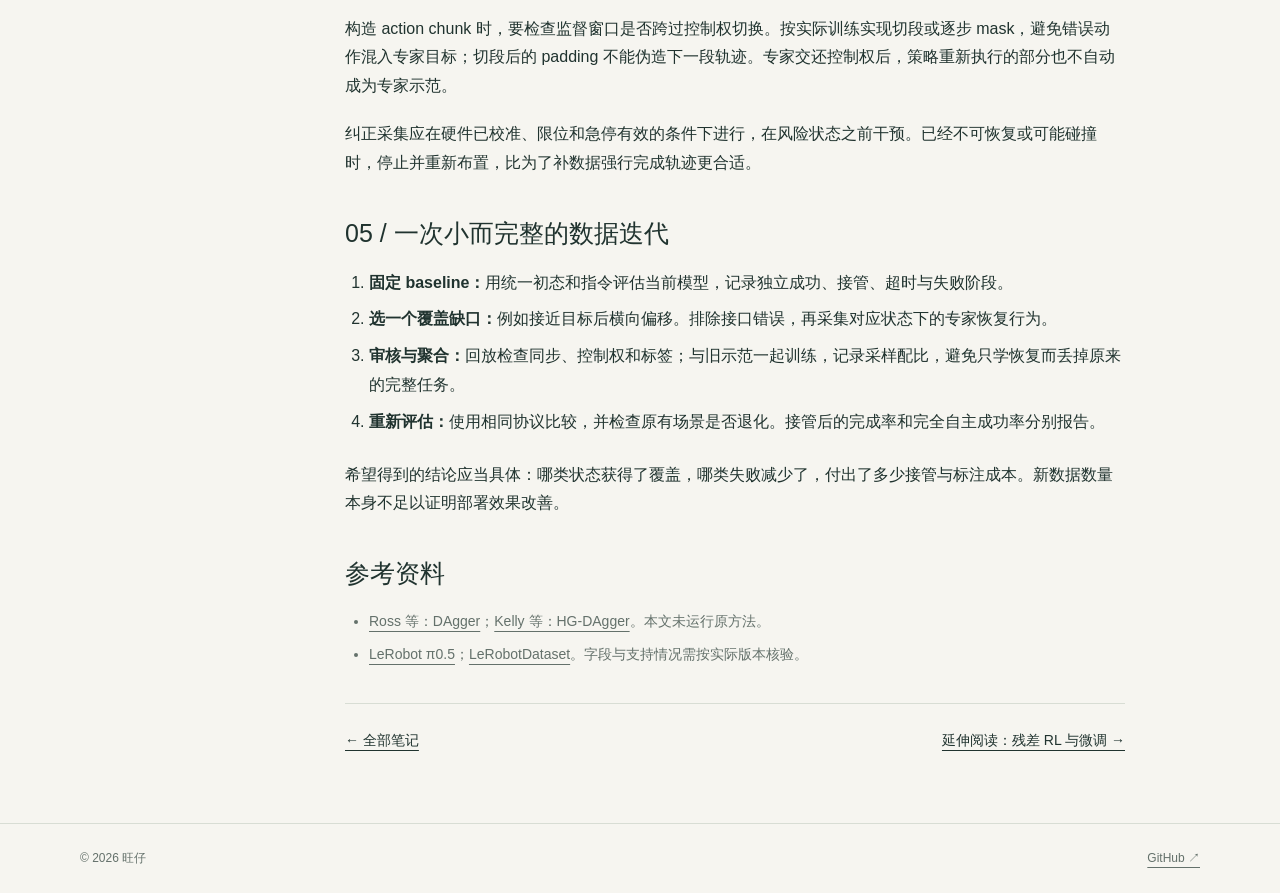
<file: docs/articles/pi05-data-dagger.html>
<!doctype html>
<html lang="zh-CN"><head><meta charset="utf-8"><meta name="viewport" content="width=device-width,initial-scale=1"><title>π0.5 真机部署：数据要满足什么条件，什么时候用 DAgger？ · 旺仔</title><meta name="description" content="从训练部署分布、时序对齐和动作标签出发，理解 π0.5 真机部署中的数据检查、人工接管与 DAgger 数据聚合。"><link rel="stylesheet" href="../style.css"><link rel="icon" href="../favicon.svg"></head><body>
<a class="skip" href="#main">跳到正文</a><header class="site-header"><div class="wrap header-inner"><a class="brand" href="../index.html"><span class="brand-mark" aria-hidden="true">W.</span>旺仔 <small>ROBOT LEARNING NOTES</small></a><nav class="nav" aria-label="主导航"><a href="../index.html#writing">全部文章</a><a href="../index.html#about">关于</a><a href="https://github.com/hao00sun">GitHub ↗</a></nav></div></header>
<main id="main" class="wrap"><div class="article-head"><div class="eyebrow">04 / 部署笔记 · 数据与纠正</div><h1>π0.5 真机部署：数据要满足什么条件，什么时候用 DAgger？</h1><p class="deck">部署失败后，先看策略遇到了什么状态、数据教过它什么，再决定补采什么。</p><div class="byline">旺仔 · 2026 年 11 月 17 日 · 数据方法 / 初稿</div></div><div class="article-layout"><aside class="toc" aria-label="文章目录"><strong>本文路线</strong><a href="#requirements">01 数据先要对齐</a><a href="#images">重点：图像采集质量</a><a href="#shift">02 为何越做越偏</a><a href="#dagger">03 DAgger 在补什么</a><a href="#takeover">04 怎样记录接管</a><a href="#filtering">重点：纠正数据筛选</a><a href="#loop">05 最小迭代闭环</a><a href="#sources">参考资料</a></aside><article class="prose">
<div class="callout"><p>部署时策略接收的是实时观测与任务指令；已有训练数据决定了它学过哪些状态和行为。这里讨论的是部署前的数据检查，以及部署失败后的纠正数据采集。</p><p>下文是面向 π0.5 的方法整理，不宣称已完成 DAgger 复现，也不把人工接管数据自动视为正确标签。</p></div>
<h2 id="requirements">01 / 数据要满足哪些条件？</h2><p>首先固定实现、checkpoint 和数据处理配置。LeRobot 与 openpi 的接口不能仅因为模型名相同就直接互换；具体字段和处理方式应对照所用版本的 <a href="https://huggingface.co/docs/lerobot/pi05">LeRobot π0.5 文档</a>或 <a href="https://github.com/Physical-Intelligence/openpi">openpi 文档</a>。</p><div class="table-wrap" tabindex="0" role="region" aria-label="部署数据检查表"><table><thead><tr><th>条件</th><th>重点检查</th></tr></thead><tbody><tr><td>观测一致</td><td>相机身份、视角、颜色与尺寸处理；状态字段、单位、关节顺序；指令与任务含义。</td></tr><tr><td>动作明确</td><td>标签究竟是下发目标、增量还是测量位置；坐标系、夹爪含义、归一化与执行频率。</td></tr><tr><td>时序可靠</td><td>图像、状态、指令与动作时戳对齐；记录丢帧、延迟、episode 边界与实际采样率。</td></tr><tr><td>覆盖部署</td><td>对象、位置、光照、遮挡和初态范围；接近、接触、抓取与恢复阶段是否出现。</td></tr><tr><td>可独立验证</td><td>按完整 episode 或采集批次划分训练与验证，避免相邻视频帧泄漏；另留固定真机评估场景。</td></tr></tbody></table></div><p>对于动作块，还要核对未来动作序列与当前观测的对应关系。序列不能越过 reset 后接上另一个 episode；末尾不足长度时的 padding 和 mask 需遵循训练实现。数据文件能读取，只证明格式的一部分正确；<a href="https://huggingface.co/docs/lerobot/lerobot-dataset-v3">LeRobotDataset 文档</a>可用来核对存储与元数据。</p><p>没有适用于所有任务的固定示范条数。应先找覆盖缺口和标签问题，再决定增加哪些数据。同一初态下重复很多次，并不等于覆盖了偏离后的恢复动作。</p>
<h3 id="images">图像质量，是我会优先检查的数据问题</h3><p>对于依赖视觉判断物体与接触关系的 VLA，图像直接影响策略能从观测中获得什么信息。在我的采集检查中，图像质量会放在很高的优先级：动作做对了，但画面没有清楚记录任务关键信息，这条示范仍可能难以学习。这里强调它的重要性，不代表已经用对照实验证明图像在所有任务中都比动作标签、时序或任务覆盖更重要。</p><ul><li><strong>背景与物体分辨不清：</strong>目标颜色、纹理与背景过于接近，或反光、阴影、曝光让边界消失，可能使目标位置、朝向和接触区域难以辨认。这类问题严重时，会明显削弱示范的有效信息。</li><li><strong>采集人大面积入镜：</strong>身体、手臂或衣物可能遮挡目标与机器人，也可能引入部署时不存在的视觉线索。若采集时总有人占据画面，而自主执行时人已离开，训练与部署的观测分布就发生了变化。</li></ul><p>我的建议是：正式批量采集前，先录几条并按<strong>实际送入模型的裁剪、缩放结果</strong>回放，检查接近、接触、抓取与恢复阶段是否都看得清；调整相机视角、光照、背景和操作者站位，尽量避免无关人员遮挡任务区域。</p><p>清晰也要兼顾部署场景。不要只采一个理想背景就默认能适应所有现场；在关键任务信息可见的前提下，覆盖预期会出现的背景与光照变化。若任务本身就是人机交互，人的出现属于任务信息，应按实际使用方式采集。</p>
<h2 id="shift">02 / 为什么示范很顺，部署却越做越偏？</h2><p><strong>示意例子：</strong>专家每次都能准确到达杯口，所以示范大多集中在对准状态。策略部署时稍微偏到杯子右侧，接下来看到的画面和接触状态就不再像训练样本；后续动作继续出错，偏离可能逐步累积。</p><p>如果问题来自关节单位错误、相机接错或动作时序错位，应先修复数据和接口。继续采集纠正示范不能代替修复这些问题。只有在接口可信、主要缺口确实是状态覆盖时，讨论 DAgger 才更有意义。</p>
<h2 id="dagger">03 / DAgger 聚合的是策略会遇到的状态</h2><p>普通追加示范通常由专家重新完整执行任务。DAgger 的核心则是让当前策略参与产生访问状态，再由专家在这些状态上提供动作标签，将数据与已有数据聚合后重新训练。早期迭代也可以使用专家与学习策略的混合采样。参见 <a href="https://arxiv.org/abs/1011.0686">DAgger 原论文</a>。</p><pre><code>初始示范 → 训练策略
        → 策略访问状态 → 专家给出对应动作
        → 聚合旧数据与新标签 → 再训练 → 独立评估</code></pre><p>这里的学习仍然可以是监督模仿学习，不需要因为发生了在线交互就称作强化学习。失败轨迹本身也不是专家标签：不能将策略失误动作原样放进 BC 目标，再期待策略学会纠正。</p>
<h2 id="takeover">04 / 真机接管需要记录什么？</h2><p>实际机器人上，人往往只在需要时接管。这属于人类干预式数据采集，接近 HG-DAgger 一类思路，但不等于自动复现了某篇论文的完整方法。<a href="https://arxiv.org/abs/1810.02890">HG-DAgger</a>特别讨论了人类提供标签时的控制权和延迟问题。</p><p>除观测、指令与动作外，建议保留：<strong>控制权来源、接管开始与结束时戳、策略版本、策略建议动作、专家命令、实际执行命令，以及中止原因</strong>。这些是建议的追踪字段，不是声称某个框架已经自带的统一 schema。</p><p>接管时先确认旧的 action chunk 是否取消，什么时候控制权真正切换。人工反应与通信都有延迟，不能把后来发出的纠正动作无条件贴到更早的观测上。</p>
<h3 id="filtering">混合纠正数据训练时，别把导致失败的动作也教回去</h3><div class="callout"><p><strong>对于只有人工接管段具备专家标签的采集方式，我会先筛出接管后、控制权已经切换且质量合格的纠正数据，再与原始示范混合训练。</strong>接管前导致问题的策略动作，应从专家监督目标中去除或 mask；不能因为这个回合最后被人救回来了，就把整段轨迹都当成正确示范。</p></div><pre><code>策略自主执行 → 逐渐偏离 → 人工切换控制 → 专家纠正 → 恢复
前段策略动作：不直接作为专家动作标签
切换过渡段：核对时戳与控制权，排除无效标签
专家纠正段：对齐观测与动作，审核后用于监督训练</code></pre><p><strong>示意例子：</strong>策略让夹爪逐渐偏离方块，随后人接管，将夹爪移回并完成抓取。应学习的是“处在偏离状态时，专家怎样纠正”，而不是把此前继续偏离的动作也当成专家行为。纠正开始时的偏离观测恰恰很重要，不能只保留最后已经回到正常轨迹的部分。</p><p>这里的“去除”指从专家监督样本或损失中排除错误动作，<strong>不删除原始录像、状态和日志</strong>。接管前的观测可在时间对齐且模型需要时作为历史输入；若专家另外对这些状态提供了可靠动作标签，也可以按 DAgger 的思路使用，不能把“只用接管后数据”当作所有 DAgger 方法的定义。</p><p>构造 action chunk 时，要检查监督窗口是否跨过控制权切换。按实际训练实现切段或逐步 mask，避免错误动作混入专家目标；切段后的 padding 不能伪造下一段轨迹。专家交还控制权后，策略重新执行的部分也不自动成为专家示范。</p><p>纠正采集应在硬件已校准、限位和急停有效的条件下进行，在风险状态之前干预。已经不可恢复或可能碰撞时，停止并重新布置，比为了补数据强行完成轨迹更合适。</p>
<h2 id="loop">05 / 一次小而完整的数据迭代</h2><ol><li><strong>固定 baseline：</strong>用统一初态和指令评估当前模型，记录独立成功、接管、超时与失败阶段。</li><li><strong>选一个覆盖缺口：</strong>例如接近目标后横向偏移。排除接口错误，再采集对应状态下的专家恢复行为。</li><li><strong>审核与聚合：</strong>回放检查同步、控制权和标签；与旧示范一起训练，记录采样配比，避免只学恢复而丢掉原来的完整任务。</li><li><strong>重新评估：</strong>使用相同协议比较，并检查原有场景是否退化。接管后的完成率和完全自主成功率分别报告。</li></ol><p>希望得到的结论应当具体：哪类状态获得了覆盖，哪类失败减少了，付出了多少接管与标注成本。新数据数量本身不足以证明部署效果改善。</p><h2 id="sources">参考资料</h2><ul class="sources"><li><a href="https://arxiv.org/abs/1011.0686">Ross 等：DAgger</a>；<a href="https://arxiv.org/abs/1810.02890">Kelly 等：HG-DAgger</a>。本文未运行原方法。</li><li><a href="https://huggingface.co/docs/lerobot/pi05">LeRobot π0.5</a>；<a href="https://huggingface.co/docs/lerobot/lerobot-dataset-v3">LeRobotDataset</a>。字段与支持情况需按实际版本核验。</li></ul><div class="reading-end"><a href="../index.html#writing">← 全部笔记</a><a href="vla-residual-rl.html">延伸阅读：残差 RL 与微调 →</a></div></article></div></main><footer class="site-footer"><div class="wrap footer-inner"><span>© 2026 旺仔</span><a href="https://github.com/hao00sun">GitHub ↗</a></div></footer></body></html>
</file>
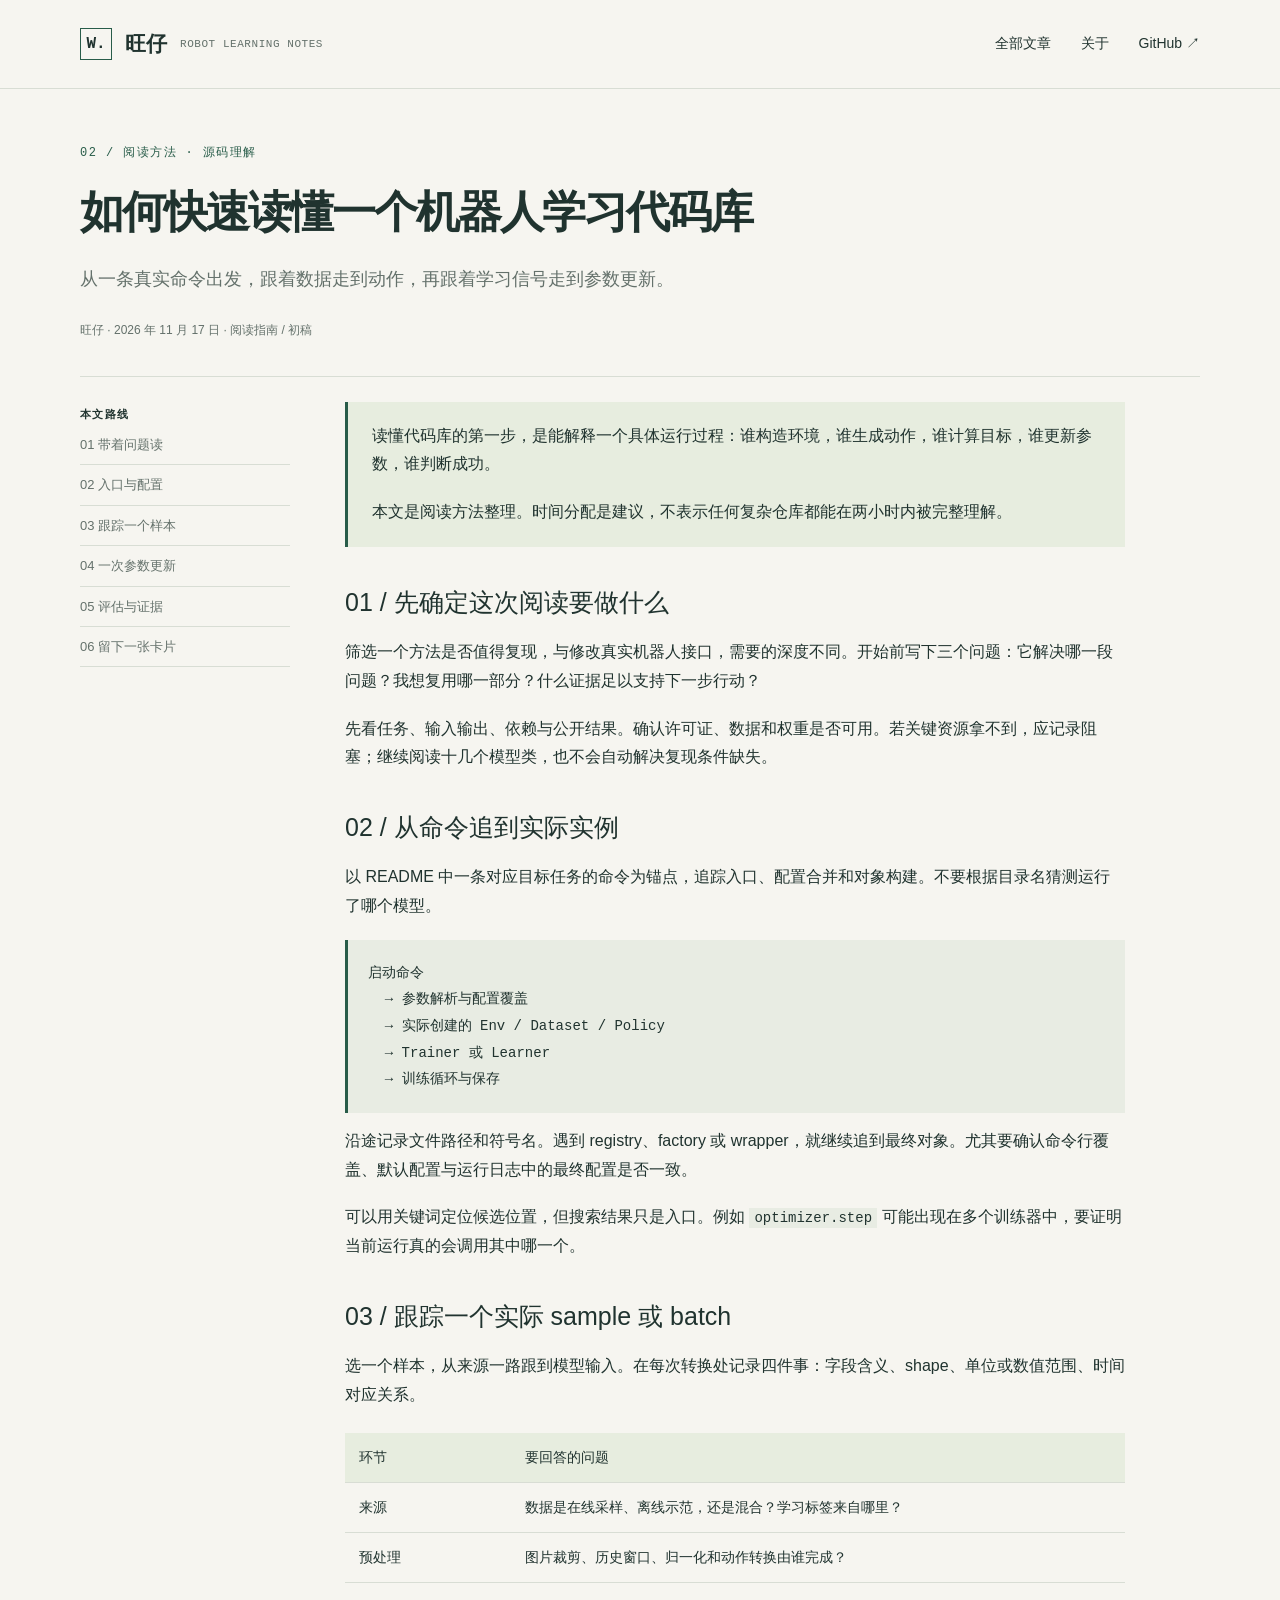
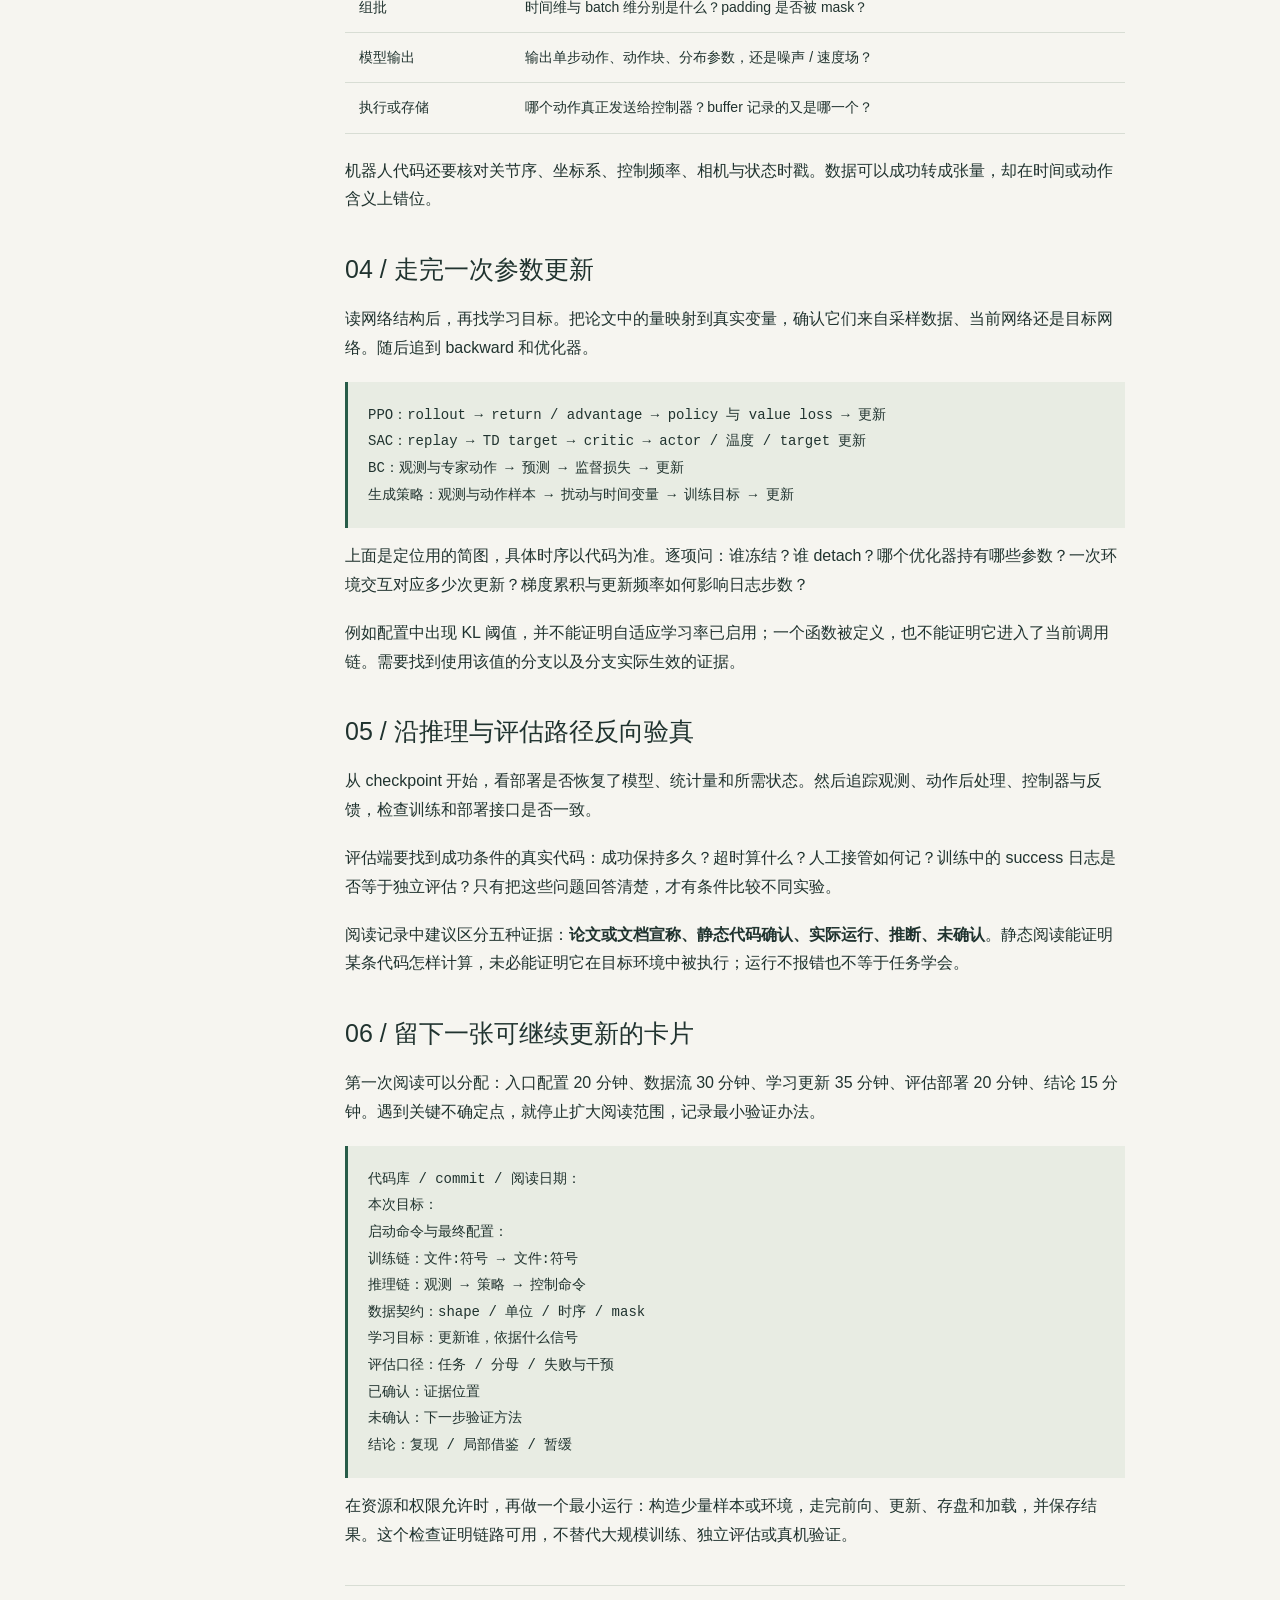
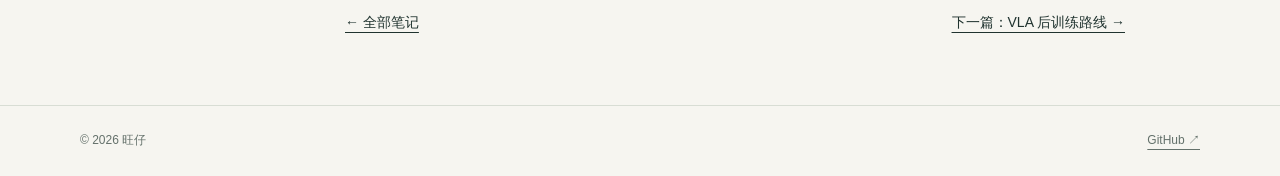
<file: docs/articles/read-robot-codebase.html>
<!doctype html>
<html lang="zh-CN"><head><meta charset="utf-8"><meta name="viewport" content="width=device-width,initial-scale=1"><title>如何快速读懂一个机器人学习代码库 · 旺仔</title><meta name="description" content="从启动命令出发，追踪数据、参数更新、推理与评估，形成有证据的代码库阅读记录。"><link rel="stylesheet" href="../style.css"><link rel="icon" href="../favicon.svg"></head><body>
<a class="skip" href="#main">跳到正文</a><header class="site-header"><div class="wrap header-inner"><a class="brand" href="../index.html"><span class="brand-mark" aria-hidden="true">W.</span>旺仔 <small>ROBOT LEARNING NOTES</small></a><nav class="nav" aria-label="主导航"><a href="../index.html#writing">全部文章</a><a href="../index.html#about">关于</a><a href="https://github.com/hao00sun">GitHub ↗</a></nav></div></header>
<main id="main" class="wrap"><div class="article-head"><div class="eyebrow">02 / 阅读方法 · 源码理解</div><h1>如何快速读懂一个机器人学习代码库</h1><p class="deck">从一条真实命令出发，跟着数据走到动作，再跟着学习信号走到参数更新。</p><div class="byline">旺仔 · 2026 年 11 月 17 日 · 阅读指南 / 初稿</div></div><div class="article-layout"><aside class="toc" aria-label="文章目录"><strong>本文路线</strong><a href="#question">01 带着问题读</a><a href="#entry">02 入口与配置</a><a href="#sample">03 跟踪一个样本</a><a href="#update">04 一次参数更新</a><a href="#proof">05 评估与证据</a><a href="#card">06 留下一张卡片</a></aside><article class="prose">
<div class="callout"><p>读懂代码库的第一步，是能解释一个具体运行过程：谁构造环境，谁生成动作，谁计算目标，谁更新参数，谁判断成功。</p><p>本文是阅读方法整理。时间分配是建议，不表示任何复杂仓库都能在两小时内被完整理解。</p></div>
<h2 id="question">01 / 先确定这次阅读要做什么</h2><p>筛选一个方法是否值得复现，与修改真实机器人接口，需要的深度不同。开始前写下三个问题：它解决哪一段问题？我想复用哪一部分？什么证据足以支持下一步行动？</p><p>先看任务、输入输出、依赖与公开结果。确认许可证、数据和权重是否可用。若关键资源拿不到，应记录阻塞；继续阅读十几个模型类，也不会自动解决复现条件缺失。</p>
<h2 id="entry">02 / 从命令追到实际实例</h2><p>以 README 中一条对应目标任务的命令为锚点，追踪入口、配置合并和对象构建。不要根据目录名猜测运行了哪个模型。</p><pre><code>启动命令
  → 参数解析与配置覆盖
  → 实际创建的 Env / Dataset / Policy
  → Trainer 或 Learner
  → 训练循环与保存</code></pre><p>沿途记录文件路径和符号名。遇到 registry、factory 或 wrapper，就继续追到最终对象。尤其要确认命令行覆盖、默认配置与运行日志中的最终配置是否一致。</p><p>可以用关键词定位候选位置，但搜索结果只是入口。例如 <code>optimizer.step</code> 可能出现在多个训练器中，要证明当前运行真的会调用其中哪一个。</p>
<h2 id="sample">03 / 跟踪一个实际 sample 或 batch</h2><p>选一个样本，从来源一路跟到模型输入。在每次转换处记录四件事：字段含义、shape、单位或数值范围、时间对应关系。</p><div class="table-wrap" tabindex="0" role="region" aria-label="数据流检查表"><table><thead><tr><th>环节</th><th>要回答的问题</th></tr></thead><tbody><tr><td>来源</td><td>数据是在线采样、离线示范，还是混合？学习标签来自哪里？</td></tr><tr><td>预处理</td><td>图片裁剪、历史窗口、归一化和动作转换由谁完成？</td></tr><tr><td>组批</td><td>时间维与 batch 维分别是什么？padding 是否被 mask？</td></tr><tr><td>模型输出</td><td>输出单步动作、动作块、分布参数，还是噪声 / 速度场？</td></tr><tr><td>执行或存储</td><td>哪个动作真正发送给控制器？buffer 记录的又是哪一个？</td></tr></tbody></table></div><p>机器人代码还要核对关节序、坐标系、控制频率、相机与状态时戳。数据可以成功转成张量，却在时间或动作含义上错位。</p>
<h2 id="update">04 / 走完一次参数更新</h2><p>读网络结构后，再找学习目标。把论文中的量映射到真实变量，确认它们来自采样数据、当前网络还是目标网络。随后追到 backward 和优化器。</p><pre><code>PPO：rollout → return / advantage → policy 与 value loss → 更新
SAC：replay → TD target → critic → actor / 温度 / target 更新
BC：观测与专家动作 → 预测 → 监督损失 → 更新
生成策略：观测与动作样本 → 扰动与时间变量 → 训练目标 → 更新</code></pre><p>上面是定位用的简图，具体时序以代码为准。逐项问：谁冻结？谁 detach？哪个优化器持有哪些参数？一次环境交互对应多少次更新？梯度累积与更新频率如何影响日志步数？</p><p>例如配置中出现 KL 阈值，并不能证明自适应学习率已启用；一个函数被定义，也不能证明它进入了当前调用链。需要找到使用该值的分支以及分支实际生效的证据。</p>
<h2 id="proof">05 / 沿推理与评估路径反向验真</h2><p>从 checkpoint 开始，看部署是否恢复了模型、统计量和所需状态。然后追踪观测、动作后处理、控制器与反馈，检查训练和部署接口是否一致。</p><p>评估端要找到成功条件的真实代码：成功保持多久？超时算什么？人工接管如何记？训练中的 success 日志是否等于独立评估？只有把这些问题回答清楚，才有条件比较不同实验。</p><p>阅读记录中建议区分五种证据：<strong>论文或文档宣称、静态代码确认、实际运行、推断、未确认</strong>。静态阅读能证明某条代码怎样计算，未必能证明它在目标环境中被执行；运行不报错也不等于任务学会。</p>
<h2 id="card">06 / 留下一张可继续更新的卡片</h2><p>第一次阅读可以分配：入口配置 20 分钟、数据流 30 分钟、学习更新 35 分钟、评估部署 20 分钟、结论 15 分钟。遇到关键不确定点，就停止扩大阅读范围，记录最小验证办法。</p><pre><code>代码库 / commit / 阅读日期：
本次目标：
启动命令与最终配置：
训练链：文件:符号 → 文件:符号
推理链：观测 → 策略 → 控制命令
数据契约：shape / 单位 / 时序 / mask
学习目标：更新谁，依据什么信号
评估口径：任务 / 分母 / 失败与干预
已确认：证据位置
未确认：下一步验证方法
结论：复现 / 局部借鉴 / 暂缓</code></pre><p>在资源和权限允许时，再做一个最小运行：构造少量样本或环境，走完前向、更新、存盘和加载，并保存结果。这个检查证明链路可用，不替代大规模训练、独立评估或真机验证。</p><div class="reading-end"><a href="../index.html#writing">← 全部笔记</a><a href="vla-residual-rl.html">下一篇：VLA 后训练路线 →</a></div></article></div></main><footer class="site-footer"><div class="wrap footer-inner"><span>© 2026 旺仔</span><a href="https://github.com/hao00sun">GitHub ↗</a></div></footer></body></html>
</file>
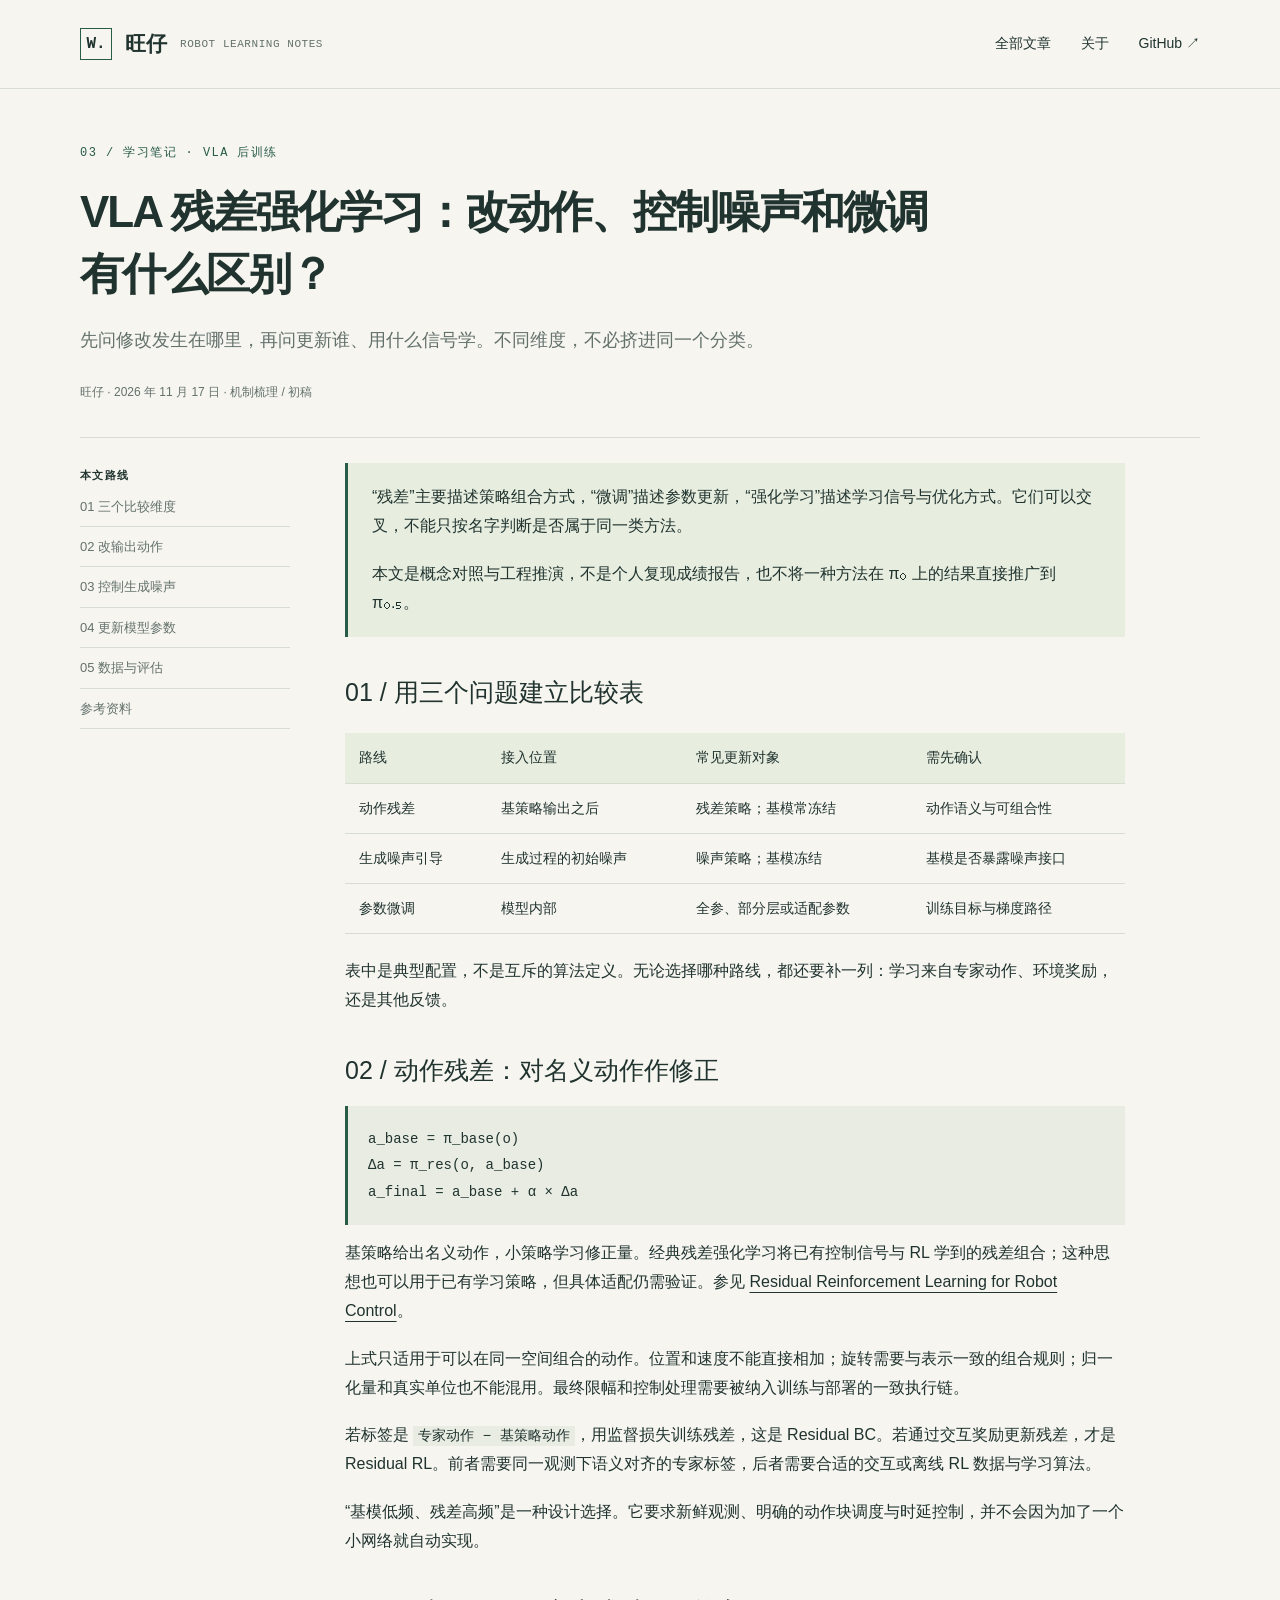
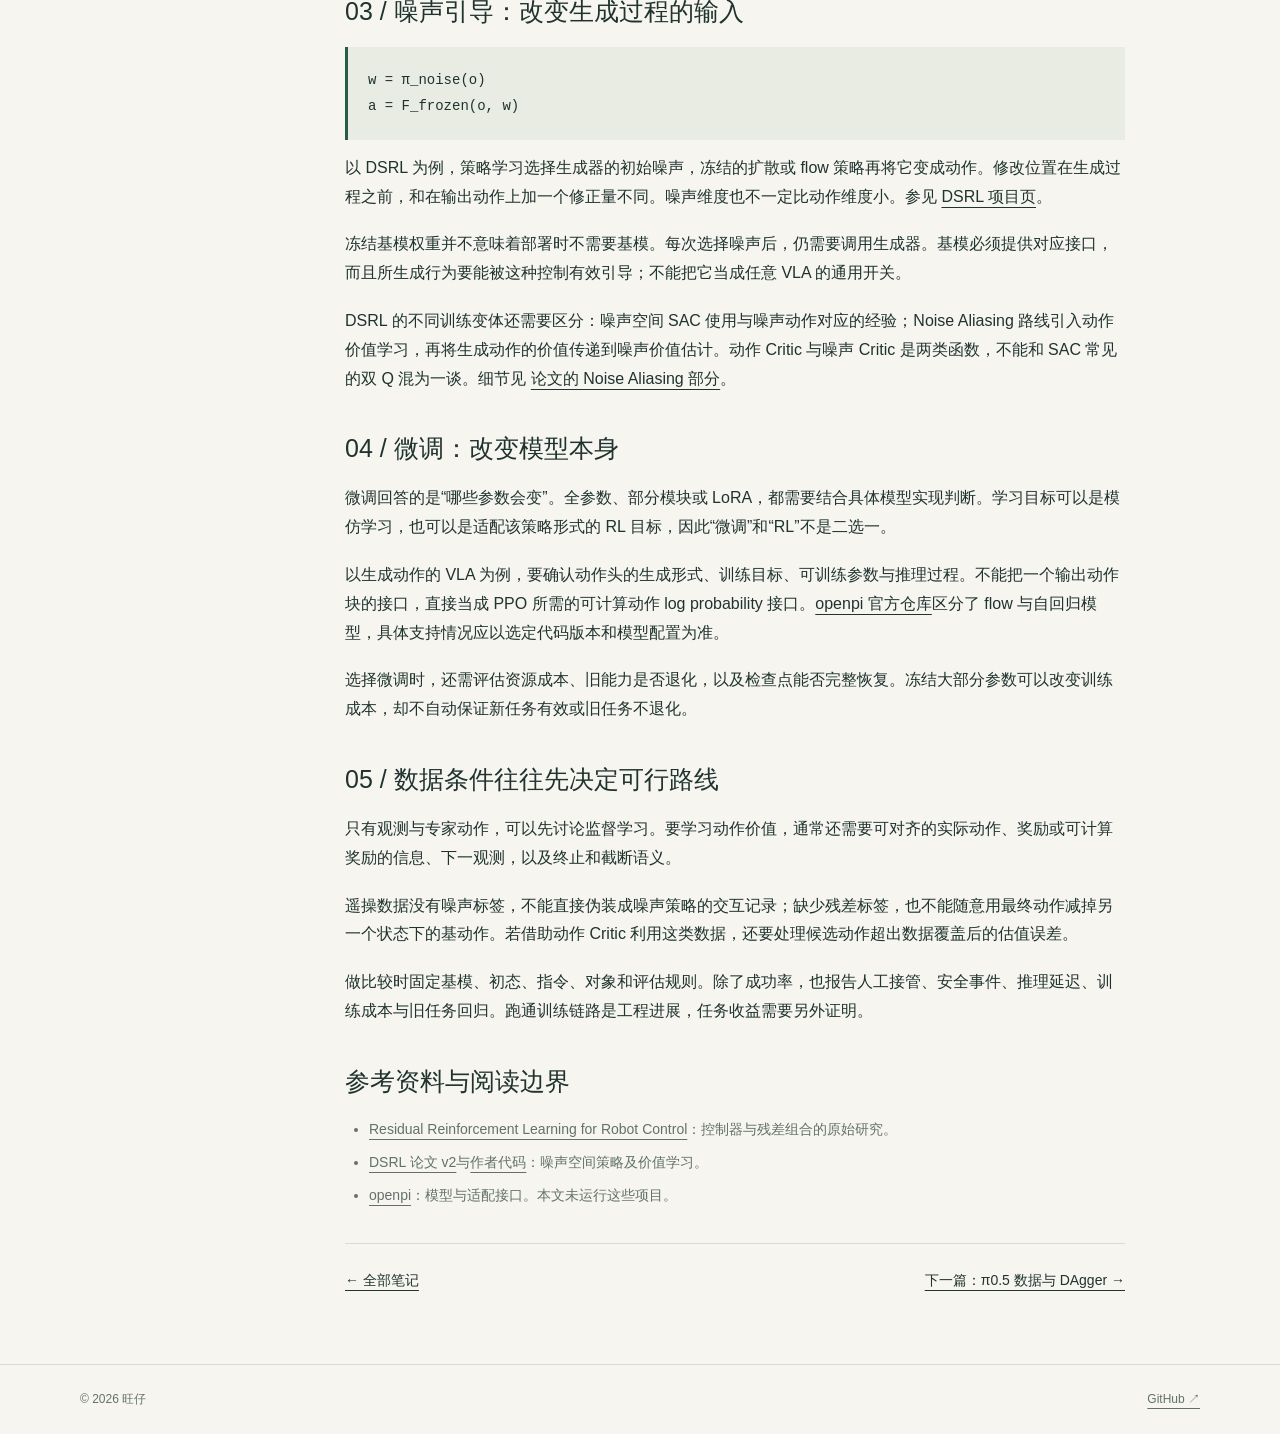
<file: docs/articles/vla-residual-rl.html>
<!doctype html>
<html lang="zh-CN"><head><meta charset="utf-8"><meta name="viewport" content="width=device-width,initial-scale=1"><title>VLA 残差强化学习：改动作、控制噪声和微调有什么区别？ · 旺仔</title><meta name="description" content="从接入位置、更新对象、学习信号与数据要求比较动作残差、生成噪声引导和参数微调。"><link rel="stylesheet" href="../style.css"><link rel="icon" href="../favicon.svg"></head><body>
<a class="skip" href="#main">跳到正文</a><header class="site-header"><div class="wrap header-inner"><a class="brand" href="../index.html"><span class="brand-mark" aria-hidden="true">W.</span>旺仔 <small>ROBOT LEARNING NOTES</small></a><nav class="nav" aria-label="主导航"><a href="../index.html#writing">全部文章</a><a href="../index.html#about">关于</a><a href="https://github.com/hao00sun">GitHub ↗</a></nav></div></header>
<main id="main" class="wrap"><div class="article-head"><div class="eyebrow">03 / 学习笔记 · VLA 后训练</div><h1>VLA 残差强化学习：改动作、控制噪声和微调有什么区别？</h1><p class="deck">先问修改发生在哪里，再问更新谁、用什么信号学。不同维度，不必挤进同一个分类。</p><div class="byline">旺仔 · 2026 年 11 月 17 日 · 机制梳理 / 初稿</div></div><div class="article-layout"><aside class="toc" aria-label="文章目录"><strong>本文路线</strong><a href="#map">01 三个比较维度</a><a href="#residual">02 改输出动作</a><a href="#noise">03 控制生成噪声</a><a href="#tuning">04 更新模型参数</a><a href="#data">05 数据与评估</a><a href="#sources">参考资料</a></aside><article class="prose">
<div class="callout"><p>“残差”主要描述策略组合方式，“微调”描述参数更新，“强化学习”描述学习信号与优化方式。它们可以交叉，不能只按名字判断是否属于同一类方法。</p><p>本文是概念对照与工程推演，不是个人复现成绩报告，也不将一种方法在 π₀ 上的结果直接推广到 π₀.₅。</p></div>
<h2 id="map">01 / 用三个问题建立比较表</h2><div class="table-wrap" tabindex="0" role="region" aria-label="后训练路线对比"><table><thead><tr><th>路线</th><th>接入位置</th><th>常见更新对象</th><th>需先确认</th></tr></thead><tbody><tr><td>动作残差</td><td>基策略输出之后</td><td>残差策略；基模常冻结</td><td>动作语义与可组合性</td></tr><tr><td>生成噪声引导</td><td>生成过程的初始噪声</td><td>噪声策略；基模冻结</td><td>基模是否暴露噪声接口</td></tr><tr><td>参数微调</td><td>模型内部</td><td>全参、部分层或适配参数</td><td>训练目标与梯度路径</td></tr></tbody></table></div><p>表中是典型配置，不是互斥的算法定义。无论选择哪种路线，都还要补一列：学习来自专家动作、环境奖励，还是其他反馈。</p>
<h2 id="residual">02 / 动作残差：对名义动作作修正</h2><pre><code>a_base = π_base(o)
Δa = π_res(o, a_base)
a_final = a_base + α × Δa</code></pre><p>基策略给出名义动作，小策略学习修正量。经典残差强化学习将已有控制信号与 RL 学到的残差组合；这种思想也可以用于已有学习策略，但具体适配仍需验证。参见 <a href="https://arxiv.org/abs/1812.03201">Residual Reinforcement Learning for Robot Control</a>。</p><p>上式只适用于可以在同一空间组合的动作。位置和速度不能直接相加；旋转需要与表示一致的组合规则；归一化量和真实单位也不能混用。最终限幅和控制处理需要被纳入训练与部署的一致执行链。</p><p>若标签是 <code>专家动作 − 基策略动作</code>，用监督损失训练残差，这是 Residual BC。若通过交互奖励更新残差，才是 Residual RL。前者需要同一观测下语义对齐的专家标签，后者需要合适的交互或离线 RL 数据与学习算法。</p><p>“基模低频、残差高频”是一种设计选择。它要求新鲜观测、明确的动作块调度与时延控制，并不会因为加了一个小网络就自动实现。</p>
<h2 id="noise">03 / 噪声引导：改变生成过程的输入</h2><pre><code>w = π_noise(o)
a = F_frozen(o, w)</code></pre><p>以 DSRL 为例，策略学习选择生成器的初始噪声，冻结的扩散或 flow 策略再将它变成动作。修改位置在生成过程之前，和在输出动作上加一个修正量不同。噪声维度也不一定比动作维度小。参见 <a href="https://diffusion-steering.github.io/">DSRL 项目页</a>。</p><p>冻结基模权重并不意味着部署时不需要基模。每次选择噪声后，仍需要调用生成器。基模必须提供对应接口，而且所生成行为要能被这种控制有效引导；不能把它当成任意 VLA 的通用开关。</p><p>DSRL 的不同训练变体还需要区分：噪声空间 SAC 使用与噪声动作对应的经验；Noise Aliasing 路线引入动作价值学习，再将生成动作的价值传递到噪声价值估计。动作 Critic 与噪声 Critic 是两类函数，不能和 SAC 常见的双 Q 混为一谈。细节见 <a href="https://arxiv.org/html/2506.15799v2#S4.SS2">论文的 Noise Aliasing 部分</a>。</p>
<h2 id="tuning">04 / 微调：改变模型本身</h2><p>微调回答的是“哪些参数会变”。全参数、部分模块或 LoRA，都需要结合具体模型实现判断。学习目标可以是模仿学习，也可以是适配该策略形式的 RL 目标，因此“微调”和“RL”不是二选一。</p><p>以生成动作的 VLA 为例，要确认动作头的生成形式、训练目标、可训练参数与推理过程。不能把一个输出动作块的接口，直接当成 PPO 所需的可计算动作 log probability 接口。<a href="https://github.com/Physical-Intelligence/openpi">openpi 官方仓库</a>区分了 flow 与自回归模型，具体支持情况应以选定代码版本和模型配置为准。</p><p>选择微调时，还需评估资源成本、旧能力是否退化，以及检查点能否完整恢复。冻结大部分参数可以改变训练成本，却不自动保证新任务有效或旧任务不退化。</p>
<h2 id="data">05 / 数据条件往往先决定可行路线</h2><p>只有观测与专家动作，可以先讨论监督学习。要学习动作价值，通常还需要可对齐的实际动作、奖励或可计算奖励的信息、下一观测，以及终止和截断语义。</p><p>遥操数据没有噪声标签，不能直接伪装成噪声策略的交互记录；缺少残差标签，也不能随意用最终动作减掉另一个状态下的基动作。若借助动作 Critic 利用这类数据，还要处理候选动作超出数据覆盖后的估值误差。</p><p>做比较时固定基模、初态、指令、对象和评估规则。除了成功率，也报告人工接管、安全事件、推理延迟、训练成本与旧任务回归。跑通训练链路是工程进展，任务收益需要另外证明。</p><h2 id="sources">参考资料与阅读边界</h2><ul class="sources"><li><a href="https://arxiv.org/abs/1812.03201">Residual Reinforcement Learning for Robot Control</a>：控制器与残差组合的原始研究。</li><li><a href="https://arxiv.org/html/2506.15799v2">DSRL 论文 v2</a>与<a href="https://github.com/ajwagen/dsrl">作者代码</a>：噪声空间策略及价值学习。</li><li><a href="https://github.com/Physical-Intelligence/openpi">openpi</a>：模型与适配接口。本文未运行这些项目。</li></ul><div class="reading-end"><a href="../index.html#writing">← 全部笔记</a><a href="pi05-data-dagger.html">下一篇：π0.5 数据与 DAgger →</a></div></article></div></main><footer class="site-footer"><div class="wrap footer-inner"><span>© 2026 旺仔</span><a href="https://github.com/hao00sun">GitHub ↗</a></div></footer></body></html>
</file>
<file: docs/style.css>
:root{--paper:#f6f5f0;--ink:#20332f;--muted:#64716b;--line:#d8ddd4;--green:#285c49;--pale:#e7eddf;--white:#fffefa;--mono:Consolas,'Courier New',monospace}
*{box-sizing:border-box}html{scroll-behavior:smooth;scroll-padding-top:100px}body{margin:0;background:var(--paper);color:var(--ink);font-family:Arial,'Microsoft YaHei',sans-serif;font-size:16px;line-height:1.8}a{color:inherit;text-underline-offset:5px}a:hover{color:var(--green)}a:focus-visible,summary:focus-visible{outline:3px solid #a46020;outline-offset:5px}::selection{background:#d4e1bd}h1,h2,h3,p{margin:0}h1,h2,h3{line-height:1.4}h1{letter-spacing:-.045em}svg{max-width:100%;height:auto}.wrap{width:min(1120px,calc(100% - 64px));margin:auto}.skip{position:absolute;left:20px;top:-100px;background:var(--white);padding:10px;z-index:20}.skip:focus{top:10px}.site-header{border-bottom:1px solid var(--line);background:var(--paper)}.header-inner{min-height:88px;display:flex;align-items:center;justify-content:space-between;gap:24px}.brand{display:flex;align-items:center;gap:13px;text-decoration:none;font-weight:700;font-size:21px}.brand-mark{width:32px;height:32px;border:1px solid var(--green);display:grid;place-items:center;font-family:var(--mono);font-size:16px}.brand small{font:11px var(--mono);letter-spacing:.05em;color:var(--muted);font-weight:400}.nav{display:flex;gap:30px;font-size:14px}.nav a{text-decoration:none}.eyebrow{font:12px var(--mono);letter-spacing:.12em;text-transform:uppercase;color:var(--green)}.hero{display:grid;grid-template-columns:1.15fr 1fr;gap:70px;align-items:center;padding:76px 0 72px}.hero h1{font-size:clamp(34px,4.6vw,56px);margin:22px 0 25px;font-weight:600;line-height:1.35}.hero h1 em{font-style:normal;color:var(--green)}.hero p{color:var(--muted);max-width:480px;font-size:17px}.actions{display:flex;align-items:center;gap:25px;margin-top:30px;flex-wrap:wrap}.button{display:inline-flex;align-items:center;gap:30px;padding:11px 22px;background:var(--green);color:white;text-decoration:none;font-size:14px}.button:hover{background:var(--ink);color:white}.text-link{font-size:14px}.diagram{background:var(--pale);border:1px solid #d4ddca;padding:25px 24px 15px;position:relative}.diagram-label{display:flex;justify-content:space-between;font:10px var(--mono);letter-spacing:.08em;color:var(--green)}.diagram figcaption{border-top:1px solid #cad4c0;padding-top:13px;font-size:12px;color:#506248}.diagram svg{display:block;width:100%;margin:12px 0}.diagram{margin:0}.strip{display:flex;justify-content:space-between;padding:16px 0;border-top:1px solid var(--line);border-bottom:1px solid var(--line);font:12px var(--mono);color:var(--muted);gap:20px}.section{padding:60px 0}.section-title{display:flex;justify-content:space-between;align-items:end;gap:20px;margin-bottom:27px}.section-title h2{font-size:29px;font-weight:500}.section-title p{font-size:13px;color:var(--muted)}.article-list{border-top:1px solid var(--line)}.article-row{display:grid;grid-template-columns:62px 1fr 155px;gap:20px;padding:30px 0;border-bottom:1px solid var(--line);text-decoration:none;align-items:start}.article-row:hover h3{text-decoration:underline;text-underline-offset:6px}.article-number{font:16px var(--mono);color:var(--green);padding-top:6px}.article-row h3{font-size:22px;font-weight:500;margin-bottom:10px}.article-row p{color:var(--muted);font-size:14px;max-width:660px}.article-meta{text-align:right;font:12px/2 var(--mono);color:var(--muted)}.article-meta span{display:block}.article-meta .arrow{font-size:24px;color:var(--green);margin-top:7px}.tag{display:inline-block;font-size:11px;letter-spacing:.06em;color:var(--green);margin-bottom:7px}.focus-grid{display:grid;grid-template-columns:1fr 1fr;gap:60px}.focus-item{border-top:2px solid var(--green);padding-top:20px}.focus-item h3{font-size:21px;font-weight:500;margin:12px 0}.focus-item p{font-size:15px;color:var(--muted)}.focus-item a{font-size:13px;display:inline-block;margin-top:18px}.about{display:grid;grid-template-columns:1fr 2fr;gap:60px;border-top:1px solid var(--line);padding:48px 0 70px}.about h2{font-size:28px;font-weight:500}.about p{color:var(--muted);margin-bottom:14px}.site-footer{border-top:1px solid var(--line);padding:24px 0;color:var(--muted);font-size:12px}.footer-inner{display:flex;justify-content:space-between;gap:20px}.article-head{padding:55px 0 34px;max-width:860px}.article-head h1{font-size:clamp(30px,4.1vw,44px);margin:20px 0}.article-head .deck{font-size:18px;color:var(--muted);max-width:760px}.byline{font-size:12px;color:var(--muted);margin-top:25px}.article-layout{display:grid;grid-template-columns:210px minmax(0,1fr);gap:55px;padding:25px 0 70px;border-top:1px solid var(--line)}.toc{align-self:start;position:sticky;top:28px;font-size:13px}.toc strong{font-size:11px;letter-spacing:.12em}.toc a{display:block;text-decoration:none;padding:8px 0;border-bottom:1px solid var(--line);color:var(--muted)}.prose{max-width:780px;min-width:0}.prose p{margin:0 0 19px}.prose h2{font-size:25px;font-weight:500;margin:38px 0 18px;scroll-margin-top:35px}.prose h2:first-child{margin-top:0}.prose h3{font-size:18px;margin:23px 0 12px}.prose ul,.prose ol{padding-left:24px;margin:15px 0 24px}.prose li{margin:8px 0}.prose a{overflow-wrap:anywhere}.prose code{background:#e8ece3;padding:2px 5px;font:14px var(--mono);overflow-wrap:anywhere}.prose pre{padding:20px;background:#e8ece3;overflow-x:auto;line-height:1.9;font:14px/1.9 var(--mono);border-left:3px solid var(--green)}.prose pre code{padding:0}.callout{padding:20px 24px;background:var(--pale);border-left:3px solid var(--green);margin-bottom:28px}.callout p:last-child{margin-bottom:0}.table-wrap{overflow:auto;margin:23px 0}table{border-collapse:collapse;width:100%;font-size:14px}th,td{text-align:left;padding:12px 14px;border-bottom:1px solid var(--line);vertical-align:top}th{background:var(--pale);font-weight:500}td{min-width:110px}.reading-end{border-top:1px solid var(--line);margin-top:35px;padding-top:24px;display:flex;justify-content:space-between;gap:25px;font-size:14px}.sources{font-size:14px;color:var(--muted)}.flow{display:grid;grid-template-columns:1fr auto 1fr auto 1fr;align-items:center;gap:10px;margin:25px 0}.flow span{border:1px solid var(--line);background:var(--white);padding:14px 8px;text-align:center;font-size:13px}.flow b{font-weight:400;color:var(--green)}
@media(max-width:800px){.wrap{width:calc(100% - 40px)}.header-inner{min-height:76px}.brand small{display:none}.nav{gap:20px}.hero{grid-template-columns:1fr;gap:35px;padding:44px 0}.hero p{max-width:100%}.diagram{max-width:500px}.strip{font-size:10px;flex-wrap:wrap}.article-row{grid-template-columns:34px 1fr;gap:12px}.article-meta{grid-column:2;text-align:left;display:flex;gap:18px}.article-meta .arrow{margin:0;line-height:1}.article-row h3{font-size:20px}.focus-grid{gap:30px}.about{gap:30px}.article-layout{grid-template-columns:1fr;gap:30px}.toc{position:static;display:flex;flex-wrap:wrap;gap:6px 20px}.toc strong{width:100%}.toc a{padding:5px 0}.article-head{padding-top:35px}.section{padding:42px 0}}
@media(max-width:480px){.wrap{width:calc(100% - 32px)}.brand{font-size:19px;gap:8px}.nav{font-size:12px;gap:13px}.nav .nav-github{display:none}.hero h1{font-size:35px}.hero p{font-size:15px}.hero{gap:32px}.section-title{align-items:start;flex-direction:column;gap:6px}.section-title h2{font-size:26px}.article-row{padding:24px 0}.focus-grid,.about{grid-template-columns:1fr}.focus-grid{gap:30px}.about{gap:18px}.footer-inner{flex-direction:column;gap:5px}.article-head h1{font-size:30px}.article-head .deck{font-size:16px}.prose{font-size:16px}.prose h2{font-size:23px}.flow{grid-template-columns:1fr}.flow b{text-align:center;transform:rotate(90deg)}.reading-end{flex-direction:column}}
.project-intro{max-width:850px;color:var(--muted);margin-bottom:26px}.project-video{margin:0 0 30px}.project-video video{display:block;width:100%;aspect-ratio:1280/628;background:var(--ink)}.project-video figcaption{font-size:13px;color:var(--muted);padding:12px 0}.project-video figcaption a{display:inline-block;margin-left:12px}.project-results{display:grid;grid-template-columns:repeat(3,minmax(0,1fr));gap:30px;margin:30px 0}.project-results>div{border-top:2px solid var(--green);padding-top:16px}.project-results h3{font-size:28px;font-weight:500;margin:5px 0 12px}.project-results p,.project-details p{font-size:14px;color:var(--muted)}.project .callout{font-size:14px}.project-details{border-top:1px solid var(--line);border-bottom:1px solid var(--line);padding:18px 0}.project-details summary{cursor:pointer;color:var(--green);font-weight:600}.project-details p{margin-top:18px}.project-details caption{text-align:left;color:var(--muted);padding:0 0 12px}.project-details td{white-space:nowrap}.project-methods{margin-top:38px}.project-methods p+p{margin-top:14px}.table-wrap:focus-visible,video:focus-visible{outline:3px solid #a46020;outline-offset:4px}
@media(max-width:800px){.project-results{grid-template-columns:1fr;gap:22px}.project-results h3{font-size:25px}.project-video figcaption a{margin-left:0;display:block}}
@media(prefers-reduced-motion:reduce){html{scroll-behavior:auto}}
@media print{.nav,.toc,.skip,.reading-end{display:none}.article-layout{display:block}.wrap{width:100%}body{background:white;color:black}.article-head{padding:20px 0}.prose{max-width:none}a{color:inherit}}
</file>
